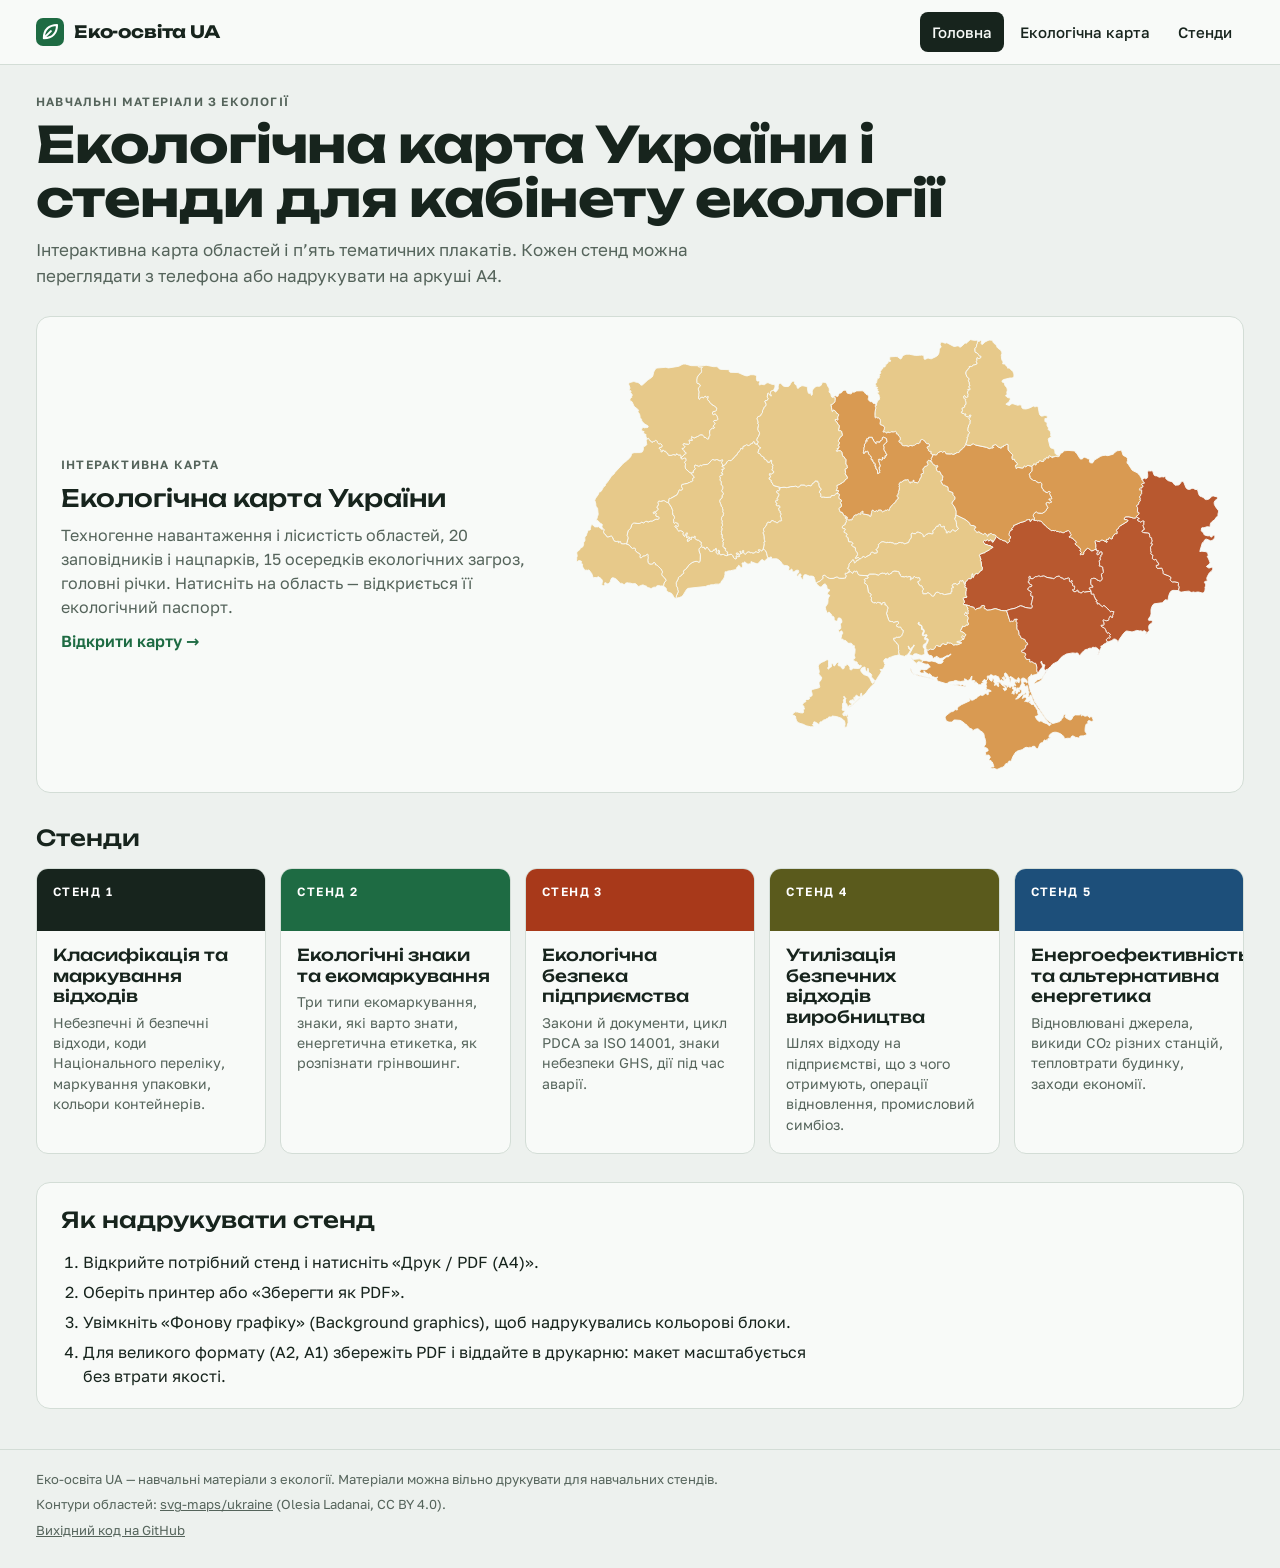
<file: index.html>
<!doctype html>
<html lang="uk">
<head>
<meta charset="utf-8">
<meta name="viewport" content="width=device-width, initial-scale=1, viewport-fit=cover">
<title>Еко-освіта UA</title>
<meta name="description" content="Навчальні матеріали з екології: інтерактивна екологічна карта України і серія з 5 стендів про відходи, екознаки, екобезпеку підприємства, утилізацію та енергоефективність.">
<meta name="theme-color" content="#17241d">
<meta property="og:type" content="website">
<meta property="og:locale" content="uk_UA">
<meta property="og:site_name" content="Еко-освіта UA">
<meta property="og:title" content="Еко-освіта UA">
<meta property="og:description" content="Навчальні матеріали з екології: інтерактивна екологічна карта України і серія з 5 стендів про відходи, екознаки, екобезпеку підприємства, утилізацію та енергоефективність.">
<link rel="icon" href="assets/favicon.svg" type="image/svg+xml">
<link rel="preload" href="assets/fonts/golos-text-cyrillic-400-normal.woff2" as="font" type="font/woff2" crossorigin>
<link rel="stylesheet" href="assets/css/fonts.css">
<link rel="stylesheet" href="assets/css/base.css">
<link rel="stylesheet" href="assets/css/home.css">
</head>
<body>
<header class="site-head">
  <div class="wrap">
    <a class="brand" href="index.html"><svg width="28" height="28" viewBox="0 0 32 32" aria-hidden="true"><rect width="32" height="32" rx="8" fill="#1e6b43"/><path d="M9 23c10 0 15-6 15-15-9 0-15 5-15 15zm0 0 8-8" fill="none" stroke="#fff" stroke-width="2.4" stroke-linecap="round" stroke-linejoin="round"/></svg><span>Еко-освіта UA</span></a>
    <nav class="site-nav" aria-label="Розділи сайту">
      <a href="index.html" aria-current="page">Головна</a>
      <a href="map.html">Екологічна карта</a>
      <a href="index.html#stands">Стенди</a>
    </nav>
  </div>
</header>
<main class="wrap home">
  <section class="hero">
    <div class="eyebrow">Навчальні матеріали з екології</div>
    <h1>Екологічна карта України і стенди для кабінету екології</h1>
    <p>Інтерактивна карта областей і п’ять тематичних плакатів. Кожен стенд можна переглядати з телефона або надрукувати на аркуші A4.</p>
  </section>

  <a class="map-card" href="map.html">
    <span class="mc-text">
      <span class="eyebrow">Інтерактивна карта</span>
      <b>Екологічна карта України</b>
      <span>Техногенне навантаження і лісистість областей, 20 заповідників і нацпарків, 15 осередків екологічних загроз, головні річки. Натисніть на область — відкриється її екологічний паспорт.</span>
      <span class="mc-go">Відкрити карту →</span>
    </span>
    <svg class="mc-art" viewBox="0 0 1000 670" aria-hidden="true" id="mini-map"></svg>
  </a>

  <section id="stands" class="stands">
    <h2>Стенди</h2>
    <ul class="stand-list">
      <li><a class="stand-card" href="stands/waste-classification.html" style="--band:#17241d">
        <span class="sc-band"><span>Стенд 1</span></span>
        <span class="sc-body"><b>Класифікація та маркування відходів</b><span>Небезпечні й безпечні відходи, коди Національного переліку, маркування упаковки, кольори контейнерів.</span></span>
      </a></li>
      <li><a class="stand-card" href="stands/ecolabels.html" style="--band:#1e6b43">
        <span class="sc-band"><span>Стенд 2</span></span>
        <span class="sc-body"><b>Екологічні знаки та екомаркування</b><span>Три типи екомаркування, знаки, які варто знати, енергетична етикетка, як розпізнати грінвошинг.</span></span>
      </a></li>
      <li><a class="stand-card" href="stands/enterprise-safety.html" style="--band:#a8391a">
        <span class="sc-band"><span>Стенд 3</span></span>
        <span class="sc-body"><b>Екологічна безпека підприємства</b><span>Закони й документи, цикл PDCA за ISO 14001, знаки небезпеки GHS, дії під час аварії.</span></span>
      </a></li>
      <li><a class="stand-card" href="stands/industrial-waste-recycling.html" style="--band:#5a5a1c">
        <span class="sc-band"><span>Стенд 4</span></span>
        <span class="sc-body"><b>Утилізація безпечних відходів виробництва</b><span>Шлях відходу на підприємстві, що з чого отримують, операції відновлення, промисловий симбіоз.</span></span>
      </a></li>
      <li><a class="stand-card" href="stands/energy-efficiency.html" style="--band:#1d4f7a">
        <span class="sc-band"><span>Стенд 5</span></span>
        <span class="sc-body"><b>Енергоефективність та альтернативна енергетика</b><span>Відновлювані джерела, викиди CO₂ різних станцій, тепловтрати будинку, заходи економії.</span></span>
      </a></li>
    </ul>
  </section>

  <section class="howto">
    <h2>Як надрукувати стенд</h2>
    <ol>
      <li>Відкрийте потрібний стенд і натисніть «Друк / PDF (A4)».</li>
      <li>Оберіть принтер або «Зберегти як PDF».</li>
      <li>Увімкніть «Фонову графіку» (Background graphics), щоб надрукувались кольорові блоки.</li>
      <li>Для великого формату (A2, A1) збережіть PDF і віддайте в друкарню: макет масштабується без втрати якості.</li>
    </ol>
  </section>
</main>
<footer class="site-foot">
  <div class="wrap">
    <span>Еко-освіта UA — навчальні матеріали з екології. Матеріали можна вільно друкувати для навчальних стендів.</span>
    <span>Контури областей: <a href="https://github.com/VictorCazanave/svg-maps/tree/master/packages/ukraine">svg-maps/ukraine</a> (Olesia Ladanai, CC BY 4.0).</span>
    <span><a href="https://github.com/d-almazov/eco-edu-ua">Вихідний код на GitHub</a></span>
  </div>
</footer>
<script src="assets/js/ukraine-regions.js"></script>
<script>
(function () {
  var svg = document.getElementById("mini-map"), R = window.UA_REGIONS, ns = "http://www.w3.org/2000/svg";
  var heavy = { "dnipropetrovsk": 1, "donetsk": 1, "luhansk": 1, "zaporizhia": 1 };
  var mid = { "kharkiv": 1, "kherson": 1, "kyiv": 1, "kyiv-city": 1, "poltava": 1, "crimea": 1 };
  for (var id in R) {
    var p = document.createElementNS(ns, "path");
    p.setAttribute("d", R[id].d);
    p.setAttribute("class", heavy[id] ? "h" : mid[id] ? "m" : "l");
    svg.appendChild(p);
  }
})();
</script>
</body>
</html>
</file>
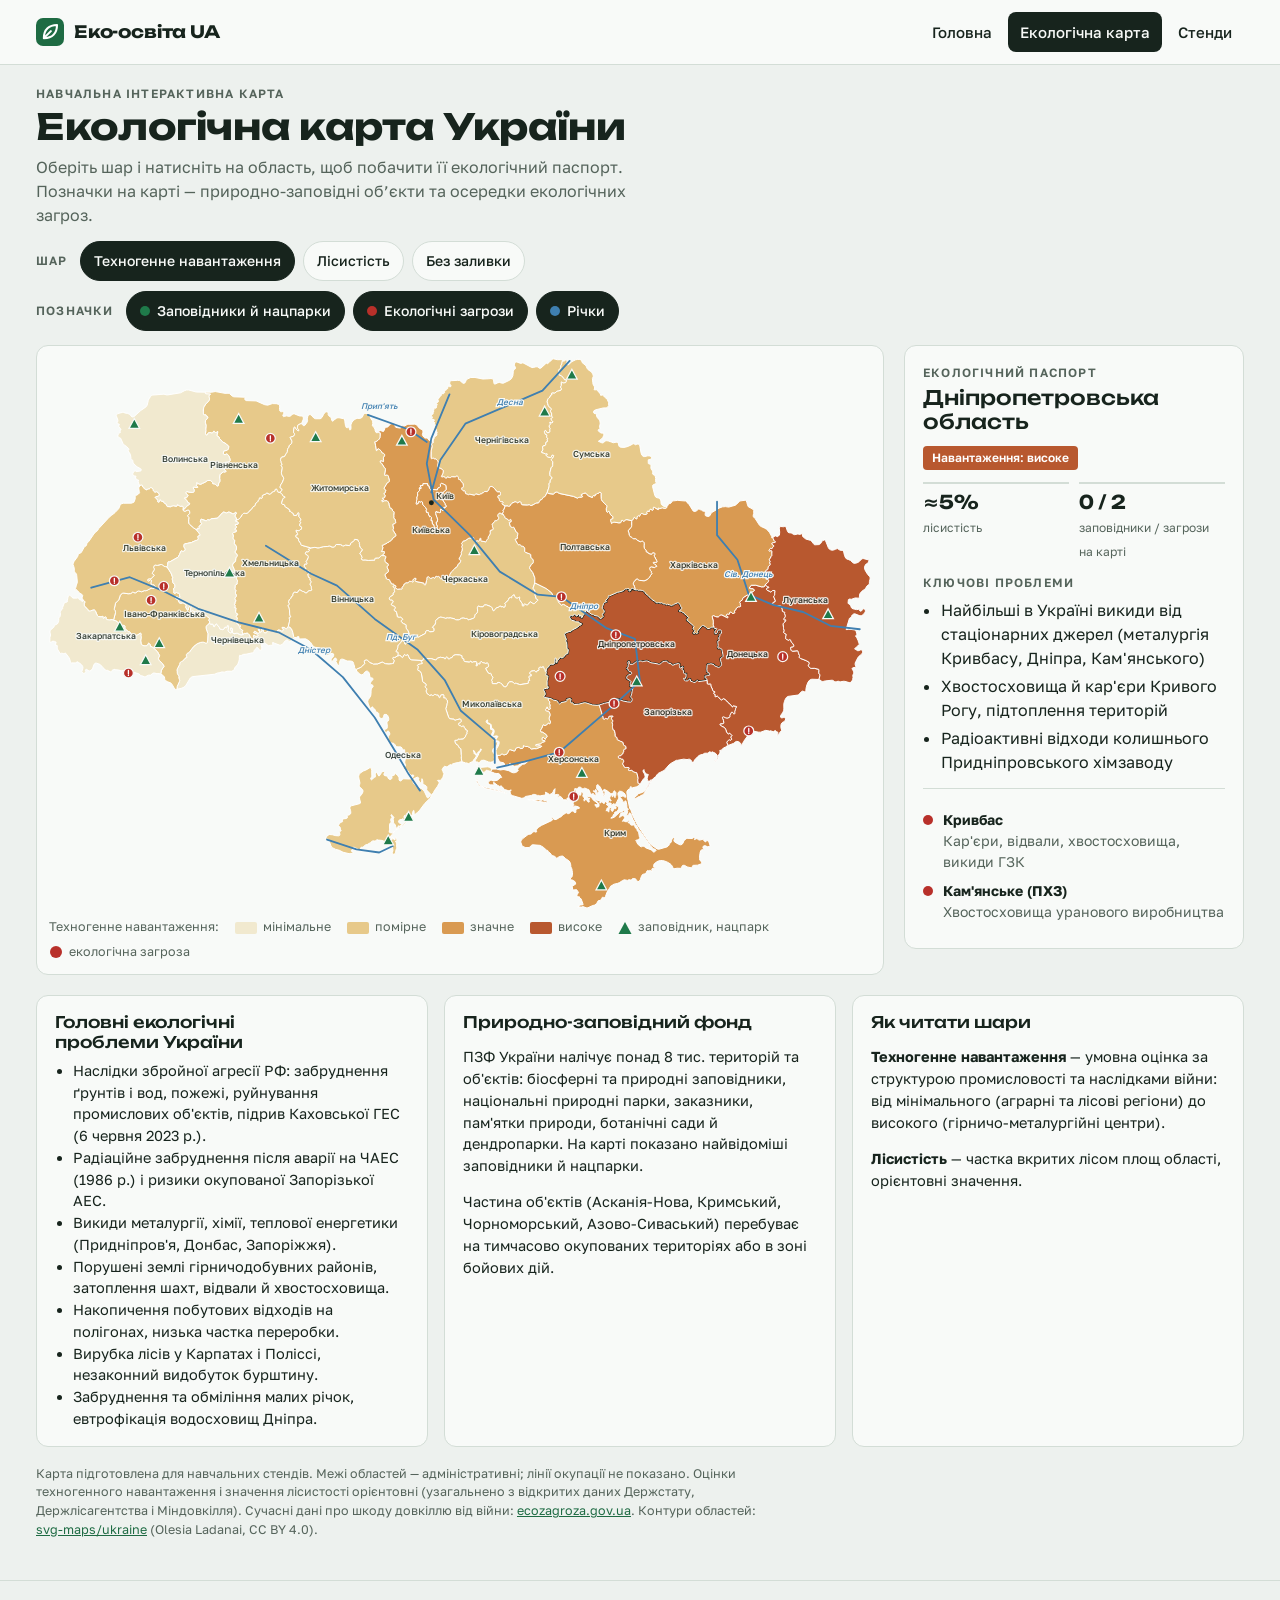
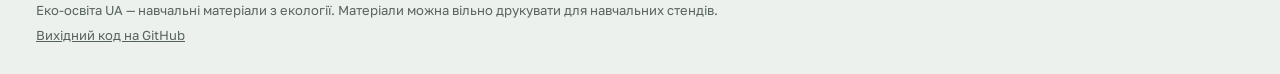
<file: map.html>
<!doctype html>
<html lang="uk">
<head>
<meta charset="utf-8">
<meta name="viewport" content="width=device-width, initial-scale=1, viewport-fit=cover">
<title>Екологічна карта України — Еко-освіта UA</title>
<meta name="description" content="Інтерактивна екологічна карта України: техногенне навантаження і лісистість областей, заповідники, осередки екологічних загроз, головні річки.">
<meta name="theme-color" content="#17241d">
<meta property="og:type" content="website">
<meta property="og:locale" content="uk_UA">
<meta property="og:site_name" content="Еко-освіта UA">
<meta property="og:title" content="Екологічна карта України">
<meta property="og:description" content="Інтерактивна екологічна карта України: техногенне навантаження і лісистість областей, заповідники, осередки екологічних загроз, головні річки.">
<link rel="icon" href="assets/favicon.svg" type="image/svg+xml">
<link rel="preload" href="assets/fonts/golos-text-cyrillic-400-normal.woff2" as="font" type="font/woff2" crossorigin>
<link rel="stylesheet" href="assets/css/fonts.css">
<link rel="stylesheet" href="assets/css/base.css">
<link rel="stylesheet" href="assets/css/map.css">
</head>
<body>
<header class="site-head">
  <div class="wrap">
    <a class="brand" href="index.html"><svg width="28" height="28" viewBox="0 0 32 32" aria-hidden="true"><rect width="32" height="32" rx="8" fill="#1e6b43"/><path d="M9 23c10 0 15-6 15-15-9 0-15 5-15 15zm0 0 8-8" fill="none" stroke="#fff" stroke-width="2.4" stroke-linecap="round" stroke-linejoin="round"/></svg><span>Еко-освіта UA</span></a>
    <nav class="site-nav" aria-label="Розділи сайту">
      <a href="index.html">Головна</a>
      <a href="map.html" aria-current="page">Екологічна карта</a>
      <a href="index.html#stands">Стенди</a>
    </nav>
  </div>
</header>
<main class="wrap map-page">
  <div class="map-intro">
    <div>
      <div class="eyebrow">Навчальна інтерактивна карта</div>
      <h1>Екологічна карта України</h1>
      <p>Оберіть шар і натисніть на область, щоб побачити її екологічний паспорт. Позначки на карті — природно-заповідні об’єкти та осередки екологічних загроз.</p>
    </div>
  </div>

  <div class="controls">
    <div class="ctrl-row" role="group" aria-label="Тематичний шар">
      <span class="eyebrow">Шар</span>
      <button type="button" class="chip" id="l-tech" aria-pressed="true">Техногенне навантаження</button>
      <button type="button" class="chip" id="l-forest" aria-pressed="false">Лісистість</button>
      <button type="button" class="chip" id="l-none" aria-pressed="false">Без заливки</button>
    </div>
    <div class="ctrl-row" role="group" aria-label="Позначки на карті">
      <span class="eyebrow">Позначки</span>
      <button type="button" class="chip" id="o-pzf" aria-pressed="true"><span class="dot" style="background:var(--pzf)"></span>Заповідники й нацпарки</button>
      <button type="button" class="chip" id="o-hot" aria-pressed="true"><span class="dot" style="background:var(--hot)"></span>Екологічні загрози</button>
      <button type="button" class="chip" id="o-riv" aria-pressed="true"><span class="dot" style="background:var(--water)"></span>Річки</button>
    </div>
    <div class="region-pick">
      <label for="region-select">Область</label>
      <select id="region-select"></select>
    </div>
  </div>

  <div class="map-grid">
    <div class="mapbox" id="mapbox">
      <svg id="map" viewBox="0 0 1000 670" role="img" aria-label="Карта областей України з екологічними позначками">
        <g id="regions"></g>
        <g id="rivers"></g>
        <g id="labels"></g>
        <g id="pts"></g>
      </svg>
      <div class="tip" id="tip" hidden></div>
      <div class="legend" id="legend"></div>
    </div>
    <aside class="panel" id="panel" aria-live="polite"></aside>
  </div>

  <div class="below"><section class="info">
      <h2>Головні екологічні проблеми України</h2>
      <ul>
        <li>Наслідки збройної агресії РФ: забруднення ґрунтів і вод, пожежі, руйнування промислових об'єктів, підрив Каховської ГЕС (6 червня 2023 р.).</li>
        <li>Радіаційне забруднення після аварії на ЧАЕС (1986 р.) і ризики окупованої Запорізької АЕС.</li>
        <li>Викиди металургії, хімії, теплової енергетики (Придніпров'я, Донбас, Запоріжжя).</li>
        <li>Порушені землі гірничодобувних районів, затоплення шахт, відвали й хвостосховища.</li>
        <li>Накопичення побутових відходів на полігонах, низька частка переробки.</li>
        <li>Вирубка лісів у Карпатах і Поліссі, незаконний видобуток бурштину.</li>
        <li>Забруднення та обміління малих річок, евтрофікація водосховищ Дніпра.</li>
      </ul>
    </section><section class="info">
      <h2>Природно-заповідний фонд</h2>
      <p>ПЗФ України налічує понад 8 тис. територій та об'єктів: біосферні та природні заповідники, національні природні парки, заказники, пам'ятки природи, ботанічні сади й дендропарки. На карті показано найвідоміші заповідники й нацпарки.</p>
      <p>Частина об'єктів (Асканія-Нова, Кримський, Чорноморський, Азово-Сиваський) перебуває на тимчасово окупованих територіях або в зоні бойових дій.</p>
    </section><section class="info">
      <h2>Як читати шари</h2>
      <p><b>Техногенне навантаження</b> — умовна оцінка за структурою промисловості та наслідками війни: від мінімального (аграрні та лісові регіони) до високого (гірничо-металургійні центри).</p>
      <p><b>Лісистість</b> — частка вкритих лісом площ області, орієнтовні значення.</p>
    </section></div>
  <p class="note">Карта підготовлена для навчальних стендів. Межі областей — адміністративні; лінії окупації не показано. Оцінки техногенного навантаження і значення лісистості орієнтовні (узагальнено з відкритих даних Держстату, Держлісагентства і Міндовкілля). Сучасні дані про шкоду довкіллю від війни: <a href="https://ecozagroza.gov.ua/">ecozagroza.gov.ua</a>. Контури областей: <a href="https://github.com/VictorCazanave/svg-maps/tree/master/packages/ukraine">svg-maps/ukraine</a> (Olesia Ladanai, CC BY 4.0).</p>
</main>
<footer class="site-foot">
  <div class="wrap">
    <span>Еко-освіта UA — навчальні матеріали з екології. Матеріали можна вільно друкувати для навчальних стендів.</span>
    
    <span><a href="https://github.com/d-almazov/eco-edu-ua">Вихідний код на GitHub</a></span>
  </div>
</footer>
<script src="assets/js/ukraine-regions.js"></script>
<script src="assets/js/map.js"></script>
</body>
</html>
</file>
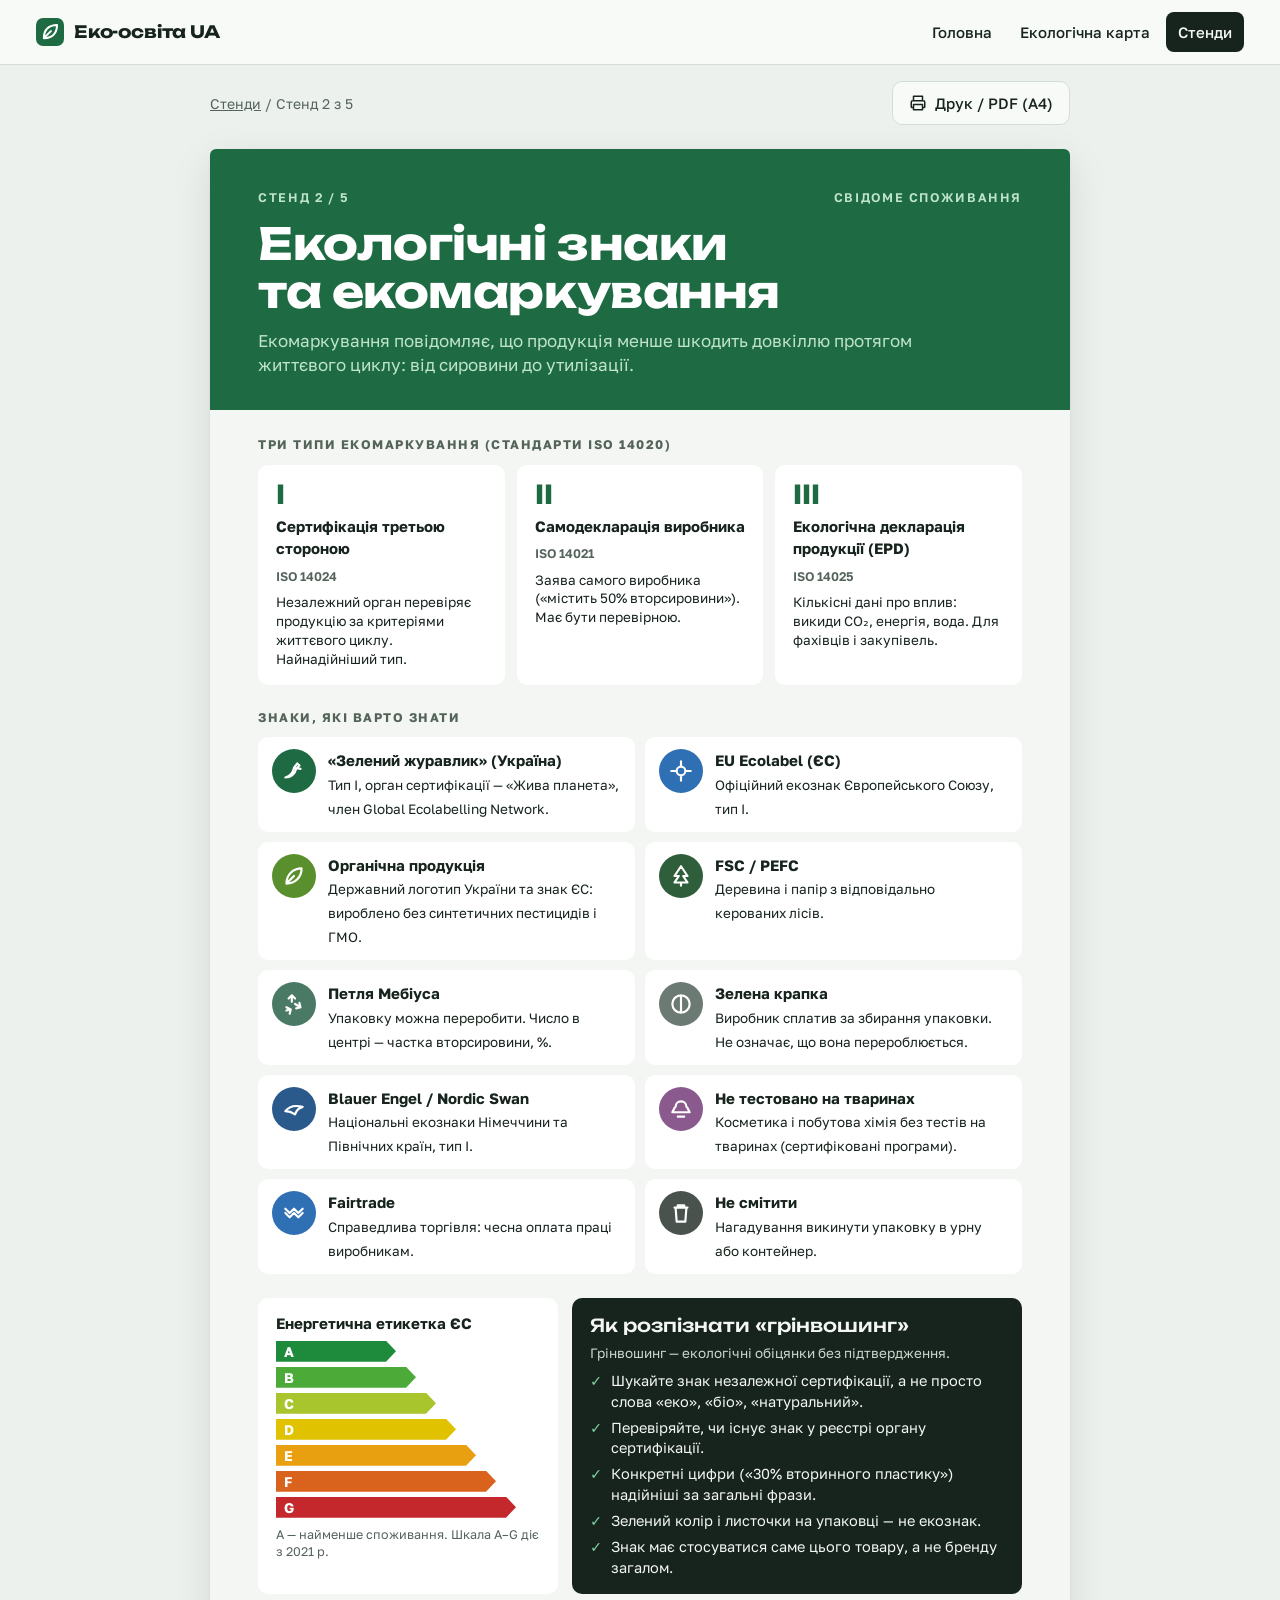
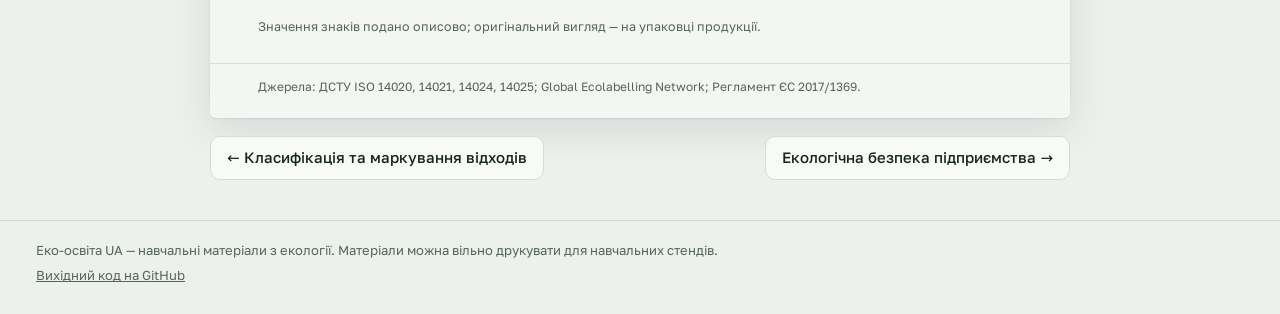
<file: stands/ecolabels.html>
<!doctype html>
<html lang="uk">
<head>
<meta charset="utf-8">
<meta name="viewport" content="width=device-width, initial-scale=1, viewport-fit=cover">
<title>Екологічні знаки та екомаркування — Еко-освіта UA</title>
<meta name="description" content="Три типи екомаркування, знаки, які варто знати, енергетична етикетка, як розпізнати грінвошинг.">
<meta name="theme-color" content="#17241d">
<meta property="og:type" content="website">
<meta property="og:locale" content="uk_UA">
<meta property="og:site_name" content="Еко-освіта UA">
<meta property="og:title" content="Екологічні знаки та екомаркування">
<meta property="og:description" content="Три типи екомаркування, знаки, які варто знати, енергетична етикетка, як розпізнати грінвошинг.">
<link rel="icon" href="../assets/favicon.svg" type="image/svg+xml">
<link rel="preload" href="../assets/fonts/golos-text-cyrillic-400-normal.woff2" as="font" type="font/woff2" crossorigin>
<link rel="stylesheet" href="../assets/css/fonts.css">
<link rel="stylesheet" href="../assets/css/base.css">
<link rel="stylesheet" href="../assets/css/stand.css">
</head>
<body>
<header class="site-head">
  <div class="wrap">
    <a class="brand" href="../index.html"><svg width="28" height="28" viewBox="0 0 32 32" aria-hidden="true"><rect width="32" height="32" rx="8" fill="#1e6b43"/><path d="M9 23c10 0 15-6 15-15-9 0-15 5-15 15zm0 0 8-8" fill="none" stroke="#fff" stroke-width="2.4" stroke-linecap="round" stroke-linejoin="round"/></svg><span>Еко-освіта UA</span></a>
    <nav class="site-nav" aria-label="Розділи сайту">
      <a href="../index.html">Головна</a>
      <a href="../map.html">Екологічна карта</a>
      <a href="../index.html#stands" aria-current="page">Стенди</a>
    </nav>
  </div>
</header>
<main class="wrap">
  <div class="stand-tools no-print">
    <span class="crumbs"><a href="../index.html#stands">Стенди</a> / Стенд 2 з 5</span>
    <button type="button" class="print-btn" id="print"><svg width="18" height="18" viewBox="0 0 24 24" fill="none" stroke="currentColor" stroke-width="2" stroke-linecap="round" stroke-linejoin="round" aria-hidden="true"><path d="M6 9V3h12v6M6 18H4a1 1 0 0 1-1-1v-6a2 2 0 0 1 2-2h14a2 2 0 0 1 2 2v6a1 1 0 0 1-1 1h-2M6 14h12v7H6z"/></svg>Друк / PDF (A4)</button>
  </div>
  <article class="sheet" style="--band:#1e6b43;--band-muted:#bfe3cc;--tone:#1e6b43;--print-zoom:0.7437">
    <header class="sheet-band">
      <div class="band-meta"><span>Стенд 2 / 5</span><span>Свідоме споживання</span></div>
      <h1>Екологічні знаки та екомаркування</h1>
      <p class="lead">Екомаркування повідомляє, що продукція менше шкодить довкіллю протягом життєвого циклу: від сировини до утилізації.</p>
    </header>
    <div class="sheet-body">

<section class="sec"><h2 class="label">Три типи екомаркування (стандарти ISO 14020)</h2><div class="g3"><div class="card"><span class="type-n">I</span><b style="font-size:15px">Сертифікація третьою стороною</b><span class="tiny muted" style="font-weight:600">ISO 14024</span><span class="small">Незалежний орган перевіряє продукцію за критеріями життєвого циклу. Найнадійніший тип.</span></div><div class="card"><span class="type-n">II</span><b style="font-size:15px">Самодекларація виробника</b><span class="tiny muted" style="font-weight:600">ISO 14021</span><span class="small">Заява самого виробника («містить 50% вторсировини»). Має бути перевірною.</span></div><div class="card"><span class="type-n">III</span><b style="font-size:15px">Екологічна декларація продукції (EPD)</b><span class="tiny muted" style="font-weight:600">ISO 14025</span><span class="small">Кількісні дані про вплив: викиди CO₂, енергія, вода. Для фахівців і закупівель.</span></div></div></section>
<section class="sec"><h2 class="label">Знаки, які варто знати</h2><div class="g2" style="gap:10px"><div class="card eco"><div class="eco-ico" style="background:#1e6b43"><svg width="26" height="26" viewBox="0 0 24 24" fill="none" stroke="#fff" stroke-width="2" stroke-linecap="round" stroke-linejoin="round" aria-hidden="true"><path d="M4 18c4-1 7-4 8-9l3-4 2 2-3 3c-1 5-5 8-10 8zM12 9l6 1"/></svg></div><div><b>«Зелений журавлик» (Україна)</b><span>Тип I, орган сертифікації — «Жива планета», член Global Ecolabelling Network.</span></div></div><div class="card eco"><div class="eco-ico" style="background:#2f6fb3"><svg width="26" height="26" viewBox="0 0 24 24" fill="none" stroke="#fff" stroke-width="2" stroke-linecap="round" stroke-linejoin="round" aria-hidden="true"><path d="M12 3v4M12 17v4M3 12h4M17 12h4M12 8a4 4 0 1 0 0 8 4 4 0 0 0 0-8z"/></svg></div><div><b>EU Ecolabel (ЄС)</b><span>Офіційний екознак Європейського Союзу, тип I.</span></div></div><div class="card eco"><div class="eco-ico" style="background:#5a8f2e"><svg width="26" height="26" viewBox="0 0 24 24" fill="none" stroke="#fff" stroke-width="2" stroke-linecap="round" stroke-linejoin="round" aria-hidden="true"><path d="M5 19c8 0 14-6 14-14C11 5 5 11 5 19zM5 19l7-7"/></svg></div><div><b>Органічна продукція</b><span>Державний логотип України та знак ЄС: вироблено без синтетичних пестицидів і ГМО.</span></div></div><div class="card eco"><div class="eco-ico" style="background:#2f5f3a"><svg width="26" height="26" viewBox="0 0 24 24" fill="none" stroke="#fff" stroke-width="2" stroke-linecap="round" stroke-linejoin="round" aria-hidden="true"><path d="M12 3l6 9h-4l4 6H6l4-6H6zM12 18v3"/></svg></div><div><b>FSC / PEFC</b><span>Деревина і папір з відповідально керованих лісів.</span></div></div><div class="card eco"><div class="eco-ico" style="background:#4a7a66"><svg width="26" height="26" viewBox="0 0 24 24" fill="none" stroke="#fff" stroke-width="2" stroke-linecap="round" stroke-linejoin="round" aria-hidden="true"><path d="M7 7l3-3 3 3M10 4v6M17 11l1 4-4 1M18 15l-5-3M5 15l4 2-1 4M9 17l-4 1"/></svg></div><div><b>Петля Мебіуса</b><span>Упаковку можна переробити. Число в центрі — частка вторсировини, %.</span></div></div><div class="card eco"><div class="eco-ico" style="background:#6b7a72"><svg width="26" height="26" viewBox="0 0 24 24" fill="none" stroke="#fff" stroke-width="2" stroke-linecap="round" stroke-linejoin="round" aria-hidden="true"><path d="M12 4a8 8 0 1 0 0 16M12 4a8 8 0 0 1 0 16M12 4v16"/></svg></div><div><b>Зелена крапка</b><span>Виробник сплатив за збирання упаковки. Не означає, що вона перероблюється.</span></div></div><div class="card eco"><div class="eco-ico" style="background:#2a5a8c"><svg width="26" height="26" viewBox="0 0 24 24" fill="none" stroke="#fff" stroke-width="2" stroke-linecap="round" stroke-linejoin="round" aria-hidden="true"><path d="M4 14c3-4 8-6 16-4-4 1-6 4-7 7-3-2-6-3-9-3z"/></svg></div><div><b>Blauer Engel / Nordic Swan</b><span>Національні екознаки Німеччини та Північних країн, тип I.</span></div></div><div class="card eco"><div class="eco-ico" style="background:#8a5a8f"><svg width="26" height="26" viewBox="0 0 24 24" fill="none" stroke="#fff" stroke-width="2" stroke-linecap="round" stroke-linejoin="round" aria-hidden="true"><path d="M7 10c0-3 2-5 5-5s5 2 5 5M6 11l-2 4h16l-2-4M9 19h6"/></svg></div><div><b>Не тестовано на тваринах</b><span>Косметика і побутова хімія без тестів на тваринах (сертифіковані програми).</span></div></div><div class="card eco"><div class="eco-ico" style="background:#2f6fb3"><svg width="26" height="26" viewBox="0 0 24 24" fill="none" stroke="#fff" stroke-width="2" stroke-linecap="round" stroke-linejoin="round" aria-hidden="true"><path d="M4 12l4 4 4-4 4 4 4-4M4 8l4 4 4-4 4 4 4-4"/></svg></div><div><b>Fairtrade</b><span>Справедлива торгівля: чесна оплата праці виробникам.</span></div></div><div class="card eco"><div class="eco-ico" style="background:#4a524e"><svg width="26" height="26" viewBox="0 0 24 24" fill="none" stroke="#fff" stroke-width="2" stroke-linecap="round" stroke-linejoin="round" aria-hidden="true"><path d="M6 7h12M9 7V5h6v2M7 7l1 13h8l1-13"/></svg></div><div><b>Не смітити</b><span>Нагадування викинути упаковку в урну або контейнер.</span></div></div></div></section>
<div class="split-narrow-l">
  <section class="card">
    <h2 class="card-title" style="font-family:var(--body);font-weight:700;font-size:15px">Енергетична етикетка ЄС</h2>
    <div class="elabel" role="img" aria-label="Шкала класів енергоефективності від A до G"><div style="width:120px;max-width:100%;background:#1e8a3c">A</div><div style="width:140px;max-width:100%;background:#4caa38">B</div><div style="width:160px;max-width:100%;background:#a8c52e">C</div><div style="width:180px;max-width:100%;background:#e0c200">D</div><div style="width:200px;max-width:100%;background:#e8a010">E</div><div style="width:220px;max-width:100%;background:#d9621c">F</div><div style="width:240px;max-width:100%;background:#c4272c">G</div></div>
    <span class="tiny muted">A — найменше споживання. Шкала A–G діє з 2021 р.</span>
  </section>
  <section class="card dark">
    <h2 class="card-title">Як розпізнати «грінвошинг»</h2>
    <p class="small muted">Грінвошинг — екологічні обіцянки без підтвердження.</p>
    <ul class="ticks"><li>Шукайте знак незалежної сертифікації, а не просто слова «еко», «біо», «натуральний».</li><li>Перевіряйте, чи існує знак у реєстрі органу сертифікації.</li><li>Конкретні цифри («30% вторинного пластику») надійніші за загальні фрази.</li><li>Зелений колір і листочки на упаковці — не екознак.</li><li>Знак має стосуватися саме цього товару, а не бренду загалом.</li></ul>
  </section>
</div>
<p class="tiny muted" style="margin:0">Значення знаків подано описово; оригінальний вигляд — на упаковці продукції.</p>

    </div>
    <footer class="sheet-foot">Джерела: ДСТУ ISO 14020, 14021, 14024, 14025; Global Ecolabelling Network; Регламент ЄС 2017/1369.</footer>
  </article>
  <nav class="stand-nav no-print" aria-label="Інші стенди"><a href="waste-classification.html">← Класифікація та маркування відходів</a><a href="enterprise-safety.html">Екологічна безпека підприємства →</a></nav>
</main>
<footer class="site-foot">
  <div class="wrap">
    <span>Еко-освіта UA — навчальні матеріали з екології. Матеріали можна вільно друкувати для навчальних стендів.</span>
    
    <span><a href="https://github.com/d-almazov/eco-edu-ua">Вихідний код на GitHub</a></span>
  </div>
</footer>
<script>
document.getElementById("print").addEventListener("click", function () { window.print(); });
</script>
</body>
</html>
</file>
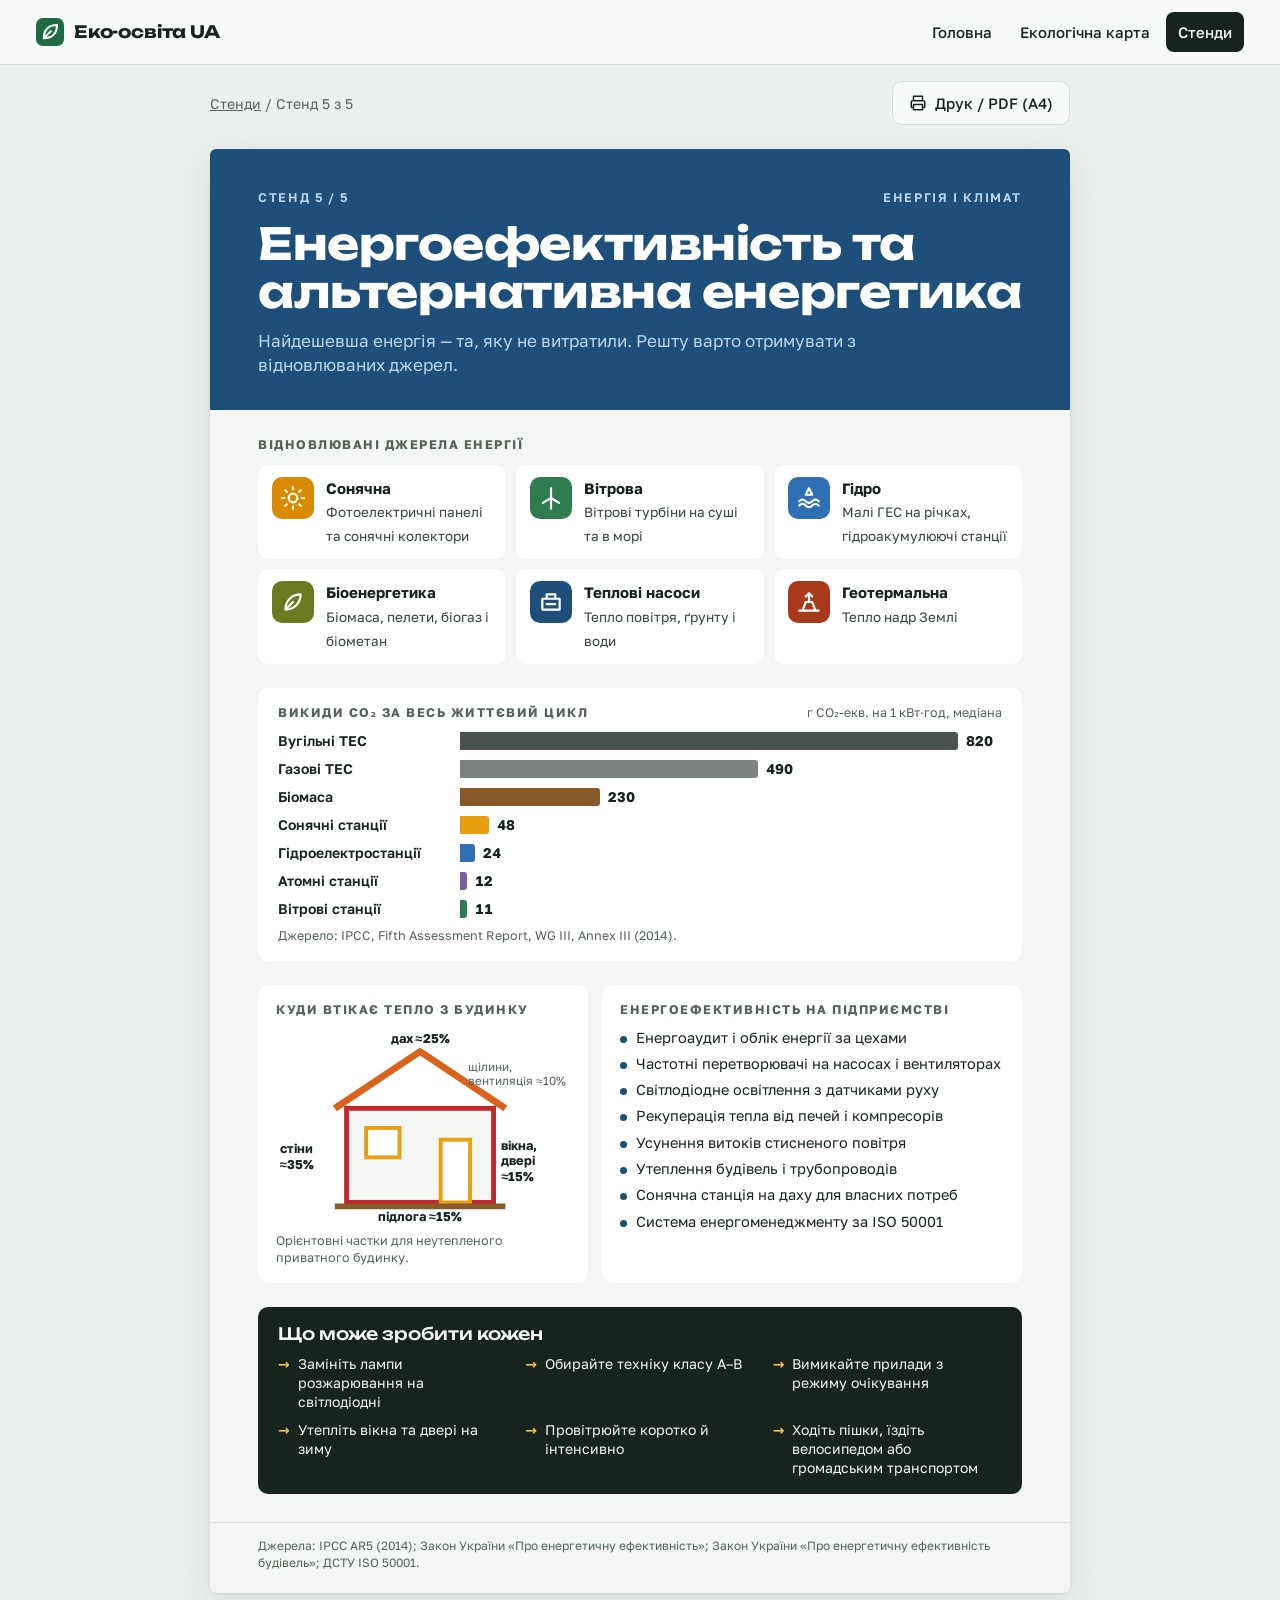
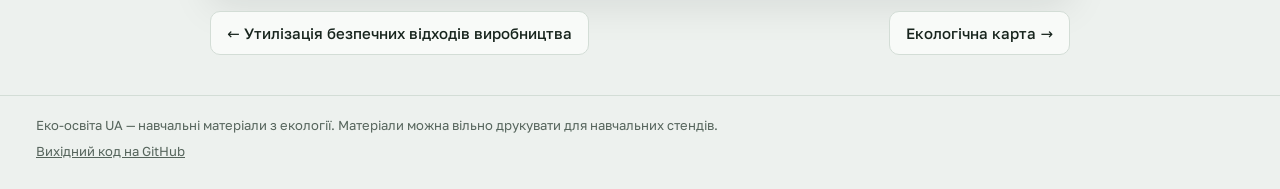
<file: stands/energy-efficiency.html>
<!doctype html>
<html lang="uk">
<head>
<meta charset="utf-8">
<meta name="viewport" content="width=device-width, initial-scale=1, viewport-fit=cover">
<title>Енергоефективність та альтернативна енергетика — Еко-освіта UA</title>
<meta name="description" content="Відновлювані джерела, викиди CO₂ різних станцій, тепловтрати будинку, заходи економії.">
<meta name="theme-color" content="#17241d">
<meta property="og:type" content="website">
<meta property="og:locale" content="uk_UA">
<meta property="og:site_name" content="Еко-освіта UA">
<meta property="og:title" content="Енергоефективність та альтернативна енергетика">
<meta property="og:description" content="Відновлювані джерела, викиди CO₂ різних станцій, тепловтрати будинку, заходи економії.">
<link rel="icon" href="../assets/favicon.svg" type="image/svg+xml">
<link rel="preload" href="../assets/fonts/golos-text-cyrillic-400-normal.woff2" as="font" type="font/woff2" crossorigin>
<link rel="stylesheet" href="../assets/css/fonts.css">
<link rel="stylesheet" href="../assets/css/base.css">
<link rel="stylesheet" href="../assets/css/stand.css">
</head>
<body>
<header class="site-head">
  <div class="wrap">
    <a class="brand" href="../index.html"><svg width="28" height="28" viewBox="0 0 32 32" aria-hidden="true"><rect width="32" height="32" rx="8" fill="#1e6b43"/><path d="M9 23c10 0 15-6 15-15-9 0-15 5-15 15zm0 0 8-8" fill="none" stroke="#fff" stroke-width="2.4" stroke-linecap="round" stroke-linejoin="round"/></svg><span>Еко-освіта UA</span></a>
    <nav class="site-nav" aria-label="Розділи сайту">
      <a href="../index.html">Головна</a>
      <a href="../map.html">Екологічна карта</a>
      <a href="../index.html#stands" aria-current="page">Стенди</a>
    </nav>
  </div>
</header>
<main class="wrap">
  <div class="stand-tools no-print">
    <span class="crumbs"><a href="../index.html#stands">Стенди</a> / Стенд 5 з 5</span>
    <button type="button" class="print-btn" id="print"><svg width="18" height="18" viewBox="0 0 24 24" fill="none" stroke="currentColor" stroke-width="2" stroke-linecap="round" stroke-linejoin="round" aria-hidden="true"><path d="M6 9V3h12v6M6 18H4a1 1 0 0 1-1-1v-6a2 2 0 0 1 2-2h14a2 2 0 0 1 2 2v6a1 1 0 0 1-1 1h-2M6 14h12v7H6z"/></svg>Друк / PDF (A4)</button>
  </div>
  <article class="sheet" style="--band:#1d4f7a;--band-muted:#bcd6ec;--tone:#1d4f7a;--print-zoom:0.7756">
    <header class="sheet-band">
      <div class="band-meta"><span>Стенд 5 / 5</span><span>Енергія і клімат</span></div>
      <h1>Енергоефективність та альтернативна енергетика</h1>
      <p class="lead">Найдешевша енергія — та, яку не витратили. Решту варто отримувати з відновлюваних джерел.</p>
    </header>
    <div class="sheet-body">

<section class="sec"><h2 class="label">Відновлювані джерела енергії</h2><div class="g3" style="gap:10px"><div class="card eco"><div class="res-ico" style="background:#d98a00"><svg width="26" height="26" viewBox="0 0 24 24" fill="none" stroke="#fff" stroke-width="2" stroke-linecap="round" stroke-linejoin="round" aria-hidden="true"><path d="M12 8a4 4 0 1 0 0 8 4 4 0 0 0 0-8zM12 2v2M12 20v2M4.9 4.9l1.4 1.4M17.7 17.7l1.4 1.4M2 12h2M20 12h2M4.9 19.1l1.4-1.4M17.7 6.3l1.4-1.4"/></svg></div><div><b>Сонячна</b><span class="muted" style="color:#34433a">Фотоелектричні панелі та сонячні колектори</span></div></div><div class="card eco"><div class="res-ico" style="background:#2f7d4f"><svg width="26" height="26" viewBox="0 0 24 24" fill="none" stroke="#fff" stroke-width="2" stroke-linecap="round" stroke-linejoin="round" aria-hidden="true"><path d="M12 12V22M12 12L12 3M12 12l7.5 4.5M12 12L4.5 16.5"/></svg></div><div><b>Вітрова</b><span class="muted" style="color:#34433a">Вітрові турбіни на суші та в морі</span></div></div><div class="card eco"><div class="res-ico" style="background:#2f6fb3"><svg width="26" height="26" viewBox="0 0 24 24" fill="none" stroke="#fff" stroke-width="2" stroke-linecap="round" stroke-linejoin="round" aria-hidden="true"><path d="M3 15c2-2 4-2 6 0s4 2 6 0 4-2 6 0M3 19c2-2 4-2 6 0s4 2 6 0 4-2 6 0M12 3l3 6h-6z"/></svg></div><div><b>Гідро</b><span class="muted" style="color:#34433a">Малі ГЕС на річках, гідроакумулюючі станції</span></div></div><div class="card eco"><div class="res-ico" style="background:#6b7a1f"><svg width="26" height="26" viewBox="0 0 24 24" fill="none" stroke="#fff" stroke-width="2" stroke-linecap="round" stroke-linejoin="round" aria-hidden="true"><path d="M5 19c8 0 14-6 14-14C11 5 5 11 5 19zM5 19l7-7"/></svg></div><div><b>Біоенергетика</b><span class="muted" style="color:#34433a">Біомаса, пелети, біогаз і біометан</span></div></div><div class="card eco"><div class="res-ico" style="background:#1d4f7a"><svg width="26" height="26" viewBox="0 0 24 24" fill="none" stroke="#fff" stroke-width="2" stroke-linecap="round" stroke-linejoin="round" aria-hidden="true"><path d="M4 9h16v10H4zM8 9V5h8v4M8 14h8"/></svg></div><div><b>Теплові насоси</b><span class="muted" style="color:#34433a">Тепло повітря, ґрунту і води</span></div></div><div class="card eco"><div class="res-ico" style="background:#a8391a"><svg width="26" height="26" viewBox="0 0 24 24" fill="none" stroke="#fff" stroke-width="2" stroke-linecap="round" stroke-linejoin="round" aria-hidden="true"><path d="M3 20h18M6 20l3-8h6l3 8M12 12V4M9 7l3-3 3 3"/></svg></div><div><b>Геотермальна</b><span class="muted" style="color:#34433a">Тепло надр Землі</span></div></div></div></section>
<section class="card" style="padding:16px 20px">
  <div style="display:flex;flex-wrap:wrap;justify-content:space-between;align-items:baseline;gap:4px 12px"><h2 class="label">Викиди CO₂ за весь життєвий цикл</h2><span class="tiny muted">г CO₂-екв. на 1 кВт·год, медіана</span></div>
  <div class="bars"><div class="bar-row"><span>Вугільні ТЕС</span><div class="bar-track"><div class="bar" style="width:calc((100% - 44px) * 1.0000);background:#4a524e"></div><b>820</b></div></div><div class="bar-row"><span>Газові ТЕС</span><div class="bar-track"><div class="bar" style="width:calc((100% - 44px) * 0.5976);background:#7a8580"></div><b>490</b></div></div><div class="bar-row"><span>Біомаса</span><div class="bar-track"><div class="bar" style="width:calc((100% - 44px) * 0.2805);background:#8a5a2b"></div><b>230</b></div></div><div class="bar-row"><span>Сонячні станції</span><div class="bar-track"><div class="bar" style="width:calc((100% - 44px) * 0.0585);background:#e8a010"></div><b>48</b></div></div><div class="bar-row"><span>Гідроелектростанції</span><div class="bar-track"><div class="bar" style="width:calc((100% - 44px) * 0.0293);background:#2f6fb3"></div><b>24</b></div></div><div class="bar-row"><span>Атомні станції</span><div class="bar-track"><div class="bar" style="width:calc((100% - 44px) * 0.0146);background:#7a5fa0"></div><b>12</b></div></div><div class="bar-row"><span>Вітрові станції</span><div class="bar-track"><div class="bar" style="width:calc((100% - 44px) * 0.0134);background:#2f7d4f"></div><b>11</b></div></div></div>
  <span class="tiny muted">Джерело: IPCC, Fifth Assessment Report, WG III, Annex III (2014).</span>
</section>
<div class="split-narrow-l wide-l">
  <section class="card"><h2 class="label">Куди втікає тепло з будинку</h2><svg class="house" viewBox="0 0 300 200" role="img" aria-label="Тепловтрати будинку: стіни близько 35%, дах 25%, вікна і двері 15%, підлога 15%, щілини і вентиляція 10%">
<path d="M60 82 L147 24 L234 82" fill="none" stroke="#d9621c" stroke-width="7" stroke-linejoin="round"/>
<rect x="72" y="82" width="150" height="96" fill="#f3f6f2" stroke="#c4272c" stroke-width="5"/>
<rect x="92" y="102" width="34" height="30" fill="#fff" stroke="#e8a010" stroke-width="4"/>
<rect x="168" y="114" width="30" height="64" fill="#fff" stroke="#e8a010" stroke-width="4"/>
<path d="M60 182 H234" stroke="#8a5a2b" stroke-width="6"/>
<text x="147" y="15" text-anchor="middle" font-size="13" font-weight="700" fill="#17241d" font-family="Golos Text, sans-serif">дах ≈25%</text>
<text x="4" y="128" font-size="13" font-weight="700" fill="#17241d" font-family="Golos Text, sans-serif">стіни</text>
<text x="4" y="144" font-size="13" font-weight="700" fill="#17241d" font-family="Golos Text, sans-serif">≈35%</text>
<text x="230" y="124" font-size="13" font-weight="700" fill="#17241d" font-family="Golos Text, sans-serif">вікна,</text>
<text x="230" y="140" font-size="13" font-weight="700" fill="#17241d" font-family="Golos Text, sans-serif">двері</text>
<text x="230" y="156" font-size="13" font-weight="700" fill="#17241d" font-family="Golos Text, sans-serif">≈15%</text>
<text x="147" y="197" text-anchor="middle" font-size="13" font-weight="700" fill="#17241d" font-family="Golos Text, sans-serif">підлога ≈15%</text>
<text x="196" y="44" font-size="12" fill="#55645b" font-family="Golos Text, sans-serif">щілини,</text>
<text x="196" y="58" font-size="12" fill="#55645b" font-family="Golos Text, sans-serif">вентиляція ≈10%</text>
</svg><span class="tiny muted">Орієнтовні частки для неутепленого приватного будинку.</span></section>
  <section class="card" style="--tone:#1d4f7a"><h2 class="label">Енергоефективність на підприємстві</h2><ul class="dots"><li>Енергоаудит і облік енергії за цехами</li><li>Частотні перетворювачі на насосах і вентиляторах</li><li>Світлодіодне освітлення з датчиками руху</li><li>Рекуперація тепла від печей і компресорів</li><li>Усунення витоків стисненого повітря</li><li>Утеплення будівель і трубопроводів</li><li>Сонячна станція на даху для власних потреб</li><li>Система енергоменеджменту за ISO 50001</li></ul></section>
</div>
<section class="card dark" style="padding:16px 20px;gap:10px">
  <h2 class="card-title" style="font-size:17px">Що може зробити кожен</h2>
  <ul class="arrows"><li><span>Замініть лампи розжарювання на світлодіодні</span></li><li><span>Обирайте техніку класу A–B</span></li><li><span>Вимикайте прилади з режиму очікування</span></li><li><span>Утепліть вікна та двері на зиму</span></li><li><span>Провітрюйте коротко й інтенсивно</span></li><li><span>Ходіть пішки, їздіть велосипедом або громадським транспортом</span></li></ul>
</section>

    </div>
    <footer class="sheet-foot">Джерела: IPCC AR5 (2014); Закон України «Про енергетичну ефективність»; Закон України «Про енергетичну ефективність будівель»; ДСТУ ISO 50001.</footer>
  </article>
  <nav class="stand-nav no-print" aria-label="Інші стенди"><a href="industrial-waste-recycling.html">← Утилізація безпечних відходів виробництва</a><a href="../map.html">Екологічна карта →</a></nav>
</main>
<footer class="site-foot">
  <div class="wrap">
    <span>Еко-освіта UA — навчальні матеріали з екології. Матеріали можна вільно друкувати для навчальних стендів.</span>
    
    <span><a href="https://github.com/d-almazov/eco-edu-ua">Вихідний код на GitHub</a></span>
  </div>
</footer>
<script>
document.getElementById("print").addEventListener("click", function () { window.print(); });
</script>
</body>
</html>
</file>
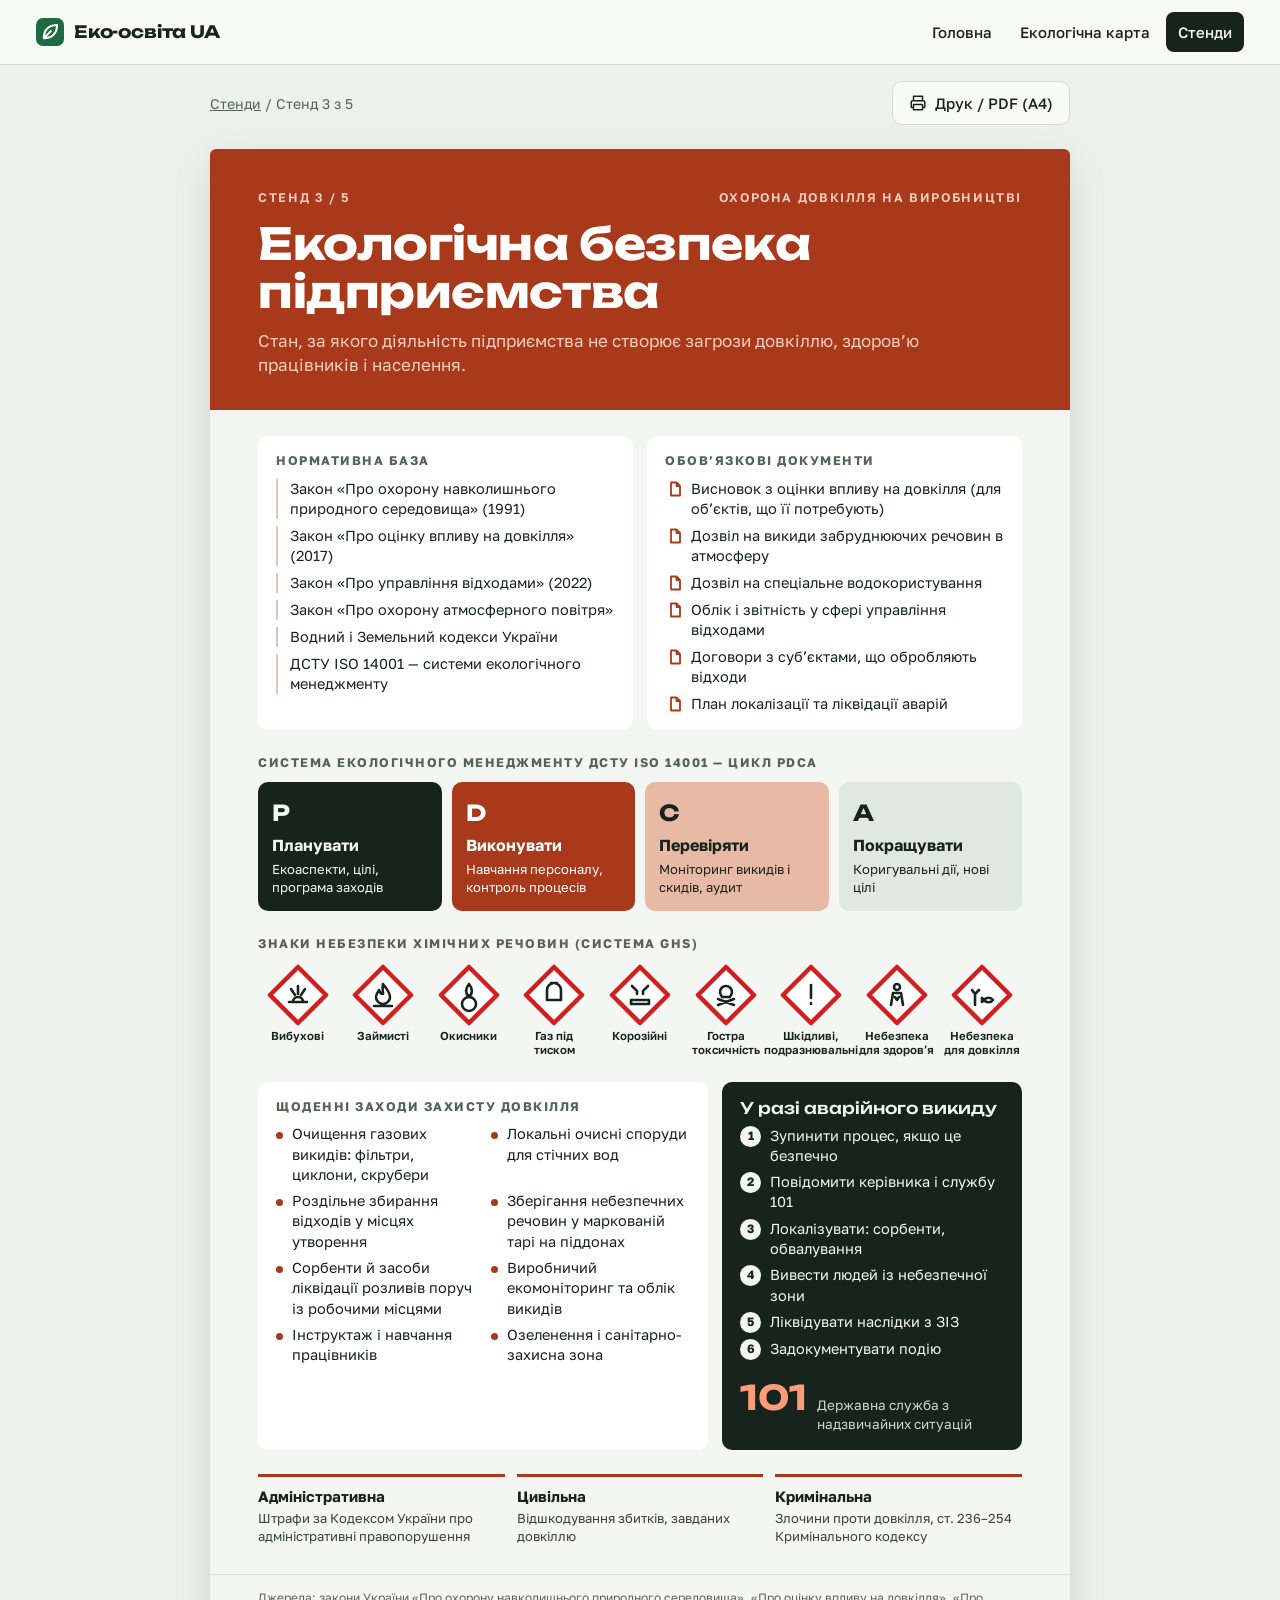
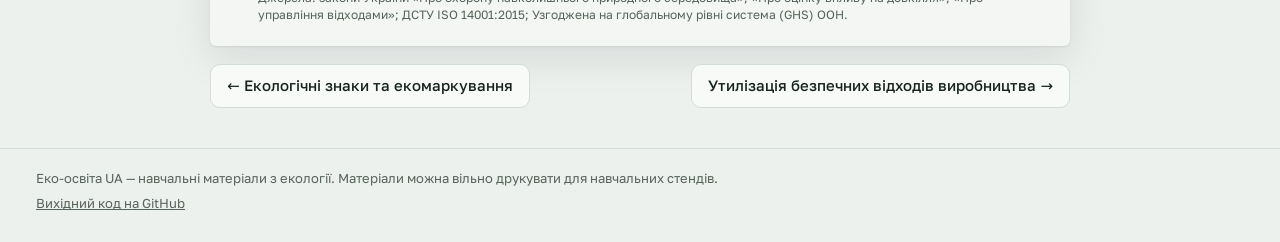
<file: stands/enterprise-safety.html>
<!doctype html>
<html lang="uk">
<head>
<meta charset="utf-8">
<meta name="viewport" content="width=device-width, initial-scale=1, viewport-fit=cover">
<title>Екологічна безпека підприємства — Еко-освіта UA</title>
<meta name="description" content="Закони й документи, цикл PDCA за ISO 14001, знаки небезпеки GHS, дії під час аварії.">
<meta name="theme-color" content="#17241d">
<meta property="og:type" content="website">
<meta property="og:locale" content="uk_UA">
<meta property="og:site_name" content="Еко-освіта UA">
<meta property="og:title" content="Екологічна безпека підприємства">
<meta property="og:description" content="Закони й документи, цикл PDCA за ISO 14001, знаки небезпеки GHS, дії під час аварії.">
<link rel="icon" href="../assets/favicon.svg" type="image/svg+xml">
<link rel="preload" href="../assets/fonts/golos-text-cyrillic-400-normal.woff2" as="font" type="font/woff2" crossorigin>
<link rel="stylesheet" href="../assets/css/fonts.css">
<link rel="stylesheet" href="../assets/css/base.css">
<link rel="stylesheet" href="../assets/css/stand.css">
</head>
<body>
<header class="site-head">
  <div class="wrap">
    <a class="brand" href="../index.html"><svg width="28" height="28" viewBox="0 0 32 32" aria-hidden="true"><rect width="32" height="32" rx="8" fill="#1e6b43"/><path d="M9 23c10 0 15-6 15-15-9 0-15 5-15 15zm0 0 8-8" fill="none" stroke="#fff" stroke-width="2.4" stroke-linecap="round" stroke-linejoin="round"/></svg><span>Еко-освіта UA</span></a>
    <nav class="site-nav" aria-label="Розділи сайту">
      <a href="../index.html">Головна</a>
      <a href="../map.html">Екологічна карта</a>
      <a href="../index.html#stands" aria-current="page">Стенди</a>
    </nav>
  </div>
</header>
<main class="wrap">
  <div class="stand-tools no-print">
    <span class="crumbs"><a href="../index.html#stands">Стенди</a> / Стенд 3 з 5</span>
    <button type="button" class="print-btn" id="print"><svg width="18" height="18" viewBox="0 0 24 24" fill="none" stroke="currentColor" stroke-width="2" stroke-linecap="round" stroke-linejoin="round" aria-hidden="true"><path d="M6 9V3h12v6M6 18H4a1 1 0 0 1-1-1v-6a2 2 0 0 1 2-2h14a2 2 0 0 1 2 2v6a1 1 0 0 1-1 1h-2M6 14h12v7H6z"/></svg>Друк / PDF (A4)</button>
  </div>
  <article class="sheet" style="--band:#a8391a;--band-muted:#f6cdbb;--tone:#a8391a;--print-zoom:0.7846">
    <header class="sheet-band">
      <div class="band-meta"><span>Стенд 3 / 5</span><span>Охорона довкілля на виробництві</span></div>
      <h1>Екологічна безпека підприємства</h1>
      <p class="lead">Стан, за якого діяльність підприємства не створює загрози довкіллю, здоров’ю працівників і населення.</p>
    </header>
    <div class="sheet-body">

<div class="split">
  <section class="card" style="--rule:#e2c3b5"><h2 class="label">Нормативна база</h2><ul class="ruled"><li>Закон «Про охорону навколишнього природного середовища» (1991)</li><li>Закон «Про оцінку впливу на довкілля» (2017)</li><li>Закон «Про управління відходами» (2022)</li><li>Закон «Про охорону атмосферного повітря»</li><li>Водний і Земельний кодекси України</li><li>ДСТУ ISO 14001 — системи екологічного менеджменту</li></ul></section>
  <section class="card"><h2 class="label">Обов’язкові документи</h2><ul class="ruled" style="--rule:transparent"><li style="display:flex;gap:8px;padding-left:0"><svg style="flex:none;margin-top:2px" width="16" height="16" viewBox="0 0 16 16" fill="none" stroke="#a8391a" stroke-width="1.8" stroke-linejoin="round" aria-hidden="true"><path d="M4 1.5h5.5L13 5v9.5H4z"/><path d="M9.5 1.5V5H13"/></svg><span>Висновок з оцінки впливу на довкілля (для об’єктів, що її потребують)</span></li><li style="display:flex;gap:8px;padding-left:0"><svg style="flex:none;margin-top:2px" width="16" height="16" viewBox="0 0 16 16" fill="none" stroke="#a8391a" stroke-width="1.8" stroke-linejoin="round" aria-hidden="true"><path d="M4 1.5h5.5L13 5v9.5H4z"/><path d="M9.5 1.5V5H13"/></svg><span>Дозвіл на викиди забруднюючих речовин в атмосферу</span></li><li style="display:flex;gap:8px;padding-left:0"><svg style="flex:none;margin-top:2px" width="16" height="16" viewBox="0 0 16 16" fill="none" stroke="#a8391a" stroke-width="1.8" stroke-linejoin="round" aria-hidden="true"><path d="M4 1.5h5.5L13 5v9.5H4z"/><path d="M9.5 1.5V5H13"/></svg><span>Дозвіл на спеціальне водокористування</span></li><li style="display:flex;gap:8px;padding-left:0"><svg style="flex:none;margin-top:2px" width="16" height="16" viewBox="0 0 16 16" fill="none" stroke="#a8391a" stroke-width="1.8" stroke-linejoin="round" aria-hidden="true"><path d="M4 1.5h5.5L13 5v9.5H4z"/><path d="M9.5 1.5V5H13"/></svg><span>Облік і звітність у сфері управління відходами</span></li><li style="display:flex;gap:8px;padding-left:0"><svg style="flex:none;margin-top:2px" width="16" height="16" viewBox="0 0 16 16" fill="none" stroke="#a8391a" stroke-width="1.8" stroke-linejoin="round" aria-hidden="true"><path d="M4 1.5h5.5L13 5v9.5H4z"/><path d="M9.5 1.5V5H13"/></svg><span>Договори з суб’єктами, що обробляють відходи</span></li><li style="display:flex;gap:8px;padding-left:0"><svg style="flex:none;margin-top:2px" width="16" height="16" viewBox="0 0 16 16" fill="none" stroke="#a8391a" stroke-width="1.8" stroke-linejoin="round" aria-hidden="true"><path d="M4 1.5h5.5L13 5v9.5H4z"/><path d="M9.5 1.5V5H13"/></svg><span>План локалізації та ліквідації аварій</span></li></ul></section>
</div>
<section class="sec"><h2 class="label">Система екологічного менеджменту ДСТУ ISO 14001 — цикл PDCA</h2><div class="g4" style="gap:10px"><div class="pdca" style="background:#17241d;color:#f3f6f2"><b>P</b><b>Планувати</b><span>Екоаспекти, цілі, програма заходів</span></div><div class="pdca" style="background:#a8391a;color:#fff"><b>D</b><b>Виконувати</b><span>Навчання персоналу, контроль процесів</span></div><div class="pdca" style="background:#e8b9a5;color:#17241d"><b>C</b><b>Перевіряти</b><span>Моніторинг викидів і скидів, аудит</span></div><div class="pdca" style="background:#dfe8e1;color:#17241d"><b>A</b><b>Покращувати</b><span>Коригувальні дії, нові цілі</span></div></div></section>
<section class="sec"><h2 class="label">Знаки небезпеки хімічних речовин (система GHS)</h2><div class="g9"><div class="ghs"><svg width="62" height="62" viewBox="0 0 62 62" aria-hidden="true"><path d="M31 3 L59 31 L31 59 L3 31 Z" fill="#fff" stroke="#d11f1f" stroke-width="4.5" stroke-linejoin="round"/><path d="M31 22v8M24 25l4 6M38 25l-4 6M22 38h18M26 38a5 5 0 0 1 10 0" fill="none" stroke="#17241d" stroke-width="2.6" stroke-linecap="round" stroke-linejoin="round"/></svg><span>Вибухові</span></div><div class="ghs"><svg width="62" height="62" viewBox="0 0 62 62" aria-hidden="true"><path d="M31 3 L59 31 L31 59 L3 31 Z" fill="#fff" stroke="#d11f1f" stroke-width="4.5" stroke-linejoin="round"/><path d="M31 20c5 6 7 9 7 13a7 7 0 0 1-14 0c0-3 2-5 3-7 1 3 2 4 4 4 0-4-1-6 0-10zM22 42h18" fill="none" stroke="#17241d" stroke-width="2.6" stroke-linecap="round" stroke-linejoin="round"/></svg><span>Займисті</span></div><div class="ghs"><svg width="62" height="62" viewBox="0 0 62 62" aria-hidden="true"><path d="M31 3 L59 31 L31 59 L3 31 Z" fill="#fff" stroke="#d11f1f" stroke-width="4.5" stroke-linejoin="round"/><path d="M24 40a7 7 0 1 0 14 0 7 7 0 0 0-14 0zM31 33c4-4 4-8 0-13-4 5-4 9 0 13z" fill="none" stroke="#17241d" stroke-width="2.6" stroke-linecap="round" stroke-linejoin="round"/></svg><span>Окисники</span></div><div class="ghs"><svg width="62" height="62" viewBox="0 0 62 62" aria-hidden="true"><path d="M31 3 L59 31 L31 59 L3 31 Z" fill="#fff" stroke="#d11f1f" stroke-width="4.5" stroke-linejoin="round"/><path d="M24 36h14v-10a7 7 0 0 0-14 0zM28 19h6" fill="none" stroke="#17241d" stroke-width="2.6" stroke-linecap="round" stroke-linejoin="round"/></svg><span>Газ під тиском</span></div><div class="ghs"><svg width="62" height="62" viewBox="0 0 62 62" aria-hidden="true"><path d="M31 3 L59 31 L31 59 L3 31 Z" fill="#fff" stroke="#d11f1f" stroke-width="4.5" stroke-linejoin="round"/><path d="M23 22l5 5M39 22l-5 5M28 27v3M34 27v3M22 40h18v-4H22z" fill="none" stroke="#17241d" stroke-width="2.6" stroke-linecap="round" stroke-linejoin="round"/></svg><span>Корозійні</span></div><div class="ghs"><svg width="62" height="62" viewBox="0 0 62 62" aria-hidden="true"><path d="M31 3 L59 31 L31 59 L3 31 Z" fill="#fff" stroke="#d11f1f" stroke-width="4.5" stroke-linejoin="round"/><path d="M25 28a6 6 0 1 1 12 0c0 3-2 4-2 5h-8c0-1-2-2-2-5zM23 41l16-6M23 35l16 6" fill="none" stroke="#17241d" stroke-width="2.6" stroke-linecap="round" stroke-linejoin="round"/></svg><span>Гостра токсичність</span></div><div class="ghs"><svg width="62" height="62" viewBox="0 0 62 62" aria-hidden="true"><path d="M31 3 L59 31 L31 59 L3 31 Z" fill="#fff" stroke="#d11f1f" stroke-width="4.5" stroke-linejoin="round"/><path d="M31 21v13M31 39v1" fill="none" stroke="#17241d" stroke-width="2.6" stroke-linecap="round" stroke-linejoin="round"/></svg><span>Шкідливі, подразнювальні</span></div><div class="ghs"><svg width="62" height="62" viewBox="0 0 62 62" aria-hidden="true"><path d="M31 3 L59 31 L31 59 L3 31 Z" fill="#fff" stroke="#d11f1f" stroke-width="4.5" stroke-linejoin="round"/><path d="M31 20a3 3 0 1 1 0 6 3 3 0 0 1 0-6zM25 41l2-12h8l2 12M29 33l2 3 2-3" fill="none" stroke="#17241d" stroke-width="2.6" stroke-linecap="round" stroke-linejoin="round"/></svg><span>Небезпека для здоров’я</span></div><div class="ghs"><svg width="62" height="62" viewBox="0 0 62 62" aria-hidden="true"><path d="M31 3 L59 31 L31 59 L3 31 Z" fill="#fff" stroke="#d11f1f" stroke-width="4.5" stroke-linejoin="round"/><path d="M24 41V30l-3-4M24 30l4-4M33 36c2-3 7-3 9 0-2 3-7 3-9 0zM33 36l-2-2v4z" fill="none" stroke="#17241d" stroke-width="2.6" stroke-linecap="round" stroke-linejoin="round"/></svg><span>Небезпека для довкілля</span></div></div></section>
<div class="split-narrow-r">
  <section class="card"><h2 class="label">Щоденні заходи захисту довкілля</h2><ul class="dots cols2"><li>Очищення газових викидів: фільтри, циклони, скрубери</li><li>Локальні очисні споруди для стічних вод</li><li>Роздільне збирання відходів у місцях утворення</li><li>Зберігання небезпечних речовин у маркованій тарі на піддонах</li><li>Сорбенти й засоби ліквідації розливів поруч із робочими місцями</li><li>Виробничий екомоніторинг та облік викидів</li><li>Інструктаж і навчання працівників</li><li>Озеленення і санітарно-захисна зона</li></ul></section>
  <section class="card dark">
    <h2 class="card-title" style="font-size:16px">У разі аварійного викиду</h2>
    <ol class="steps"><li><span>Зупинити процес, якщо це безпечно</span></li><li><span>Повідомити керівника і службу 101</span></li><li><span>Локалізувати: сорбенти, обвалування</span></li><li><span>Вивести людей із небезпечної зони</span></li><li><span>Ліквідувати наслідки з ЗІЗ</span></li><li><span>Задокументувати подію</span></li></ol>
    <div class="hotline"><b>101</b><span class="small muted">Державна служба з надзвичайних ситуацій</span></div>
  </section>
</div>
<section class="g3"><div class="resp"><b>Адміністративна</b><span>Штрафи за Кодексом України про адміністративні правопорушення</span></div><div class="resp"><b>Цивільна</b><span>Відшкодування збитків, завданих довкіллю</span></div><div class="resp"><b>Кримінальна</b><span>Злочини проти довкілля, ст. 236–254 Кримінального кодексу</span></div></section>

    </div>
    <footer class="sheet-foot">Джерела: закони України «Про охорону навколишнього природного середовища», «Про оцінку впливу на довкілля», «Про управління відходами»; ДСТУ ISO 14001:2015; Узгоджена на глобальному рівні система (GHS) ООН.</footer>
  </article>
  <nav class="stand-nav no-print" aria-label="Інші стенди"><a href="ecolabels.html">← Екологічні знаки та екомаркування</a><a href="industrial-waste-recycling.html">Утилізація безпечних відходів виробництва →</a></nav>
</main>
<footer class="site-foot">
  <div class="wrap">
    <span>Еко-освіта UA — навчальні матеріали з екології. Матеріали можна вільно друкувати для навчальних стендів.</span>
    
    <span><a href="https://github.com/d-almazov/eco-edu-ua">Вихідний код на GitHub</a></span>
  </div>
</footer>
<script>
document.getElementById("print").addEventListener("click", function () { window.print(); });
</script>
</body>
</html>
</file>
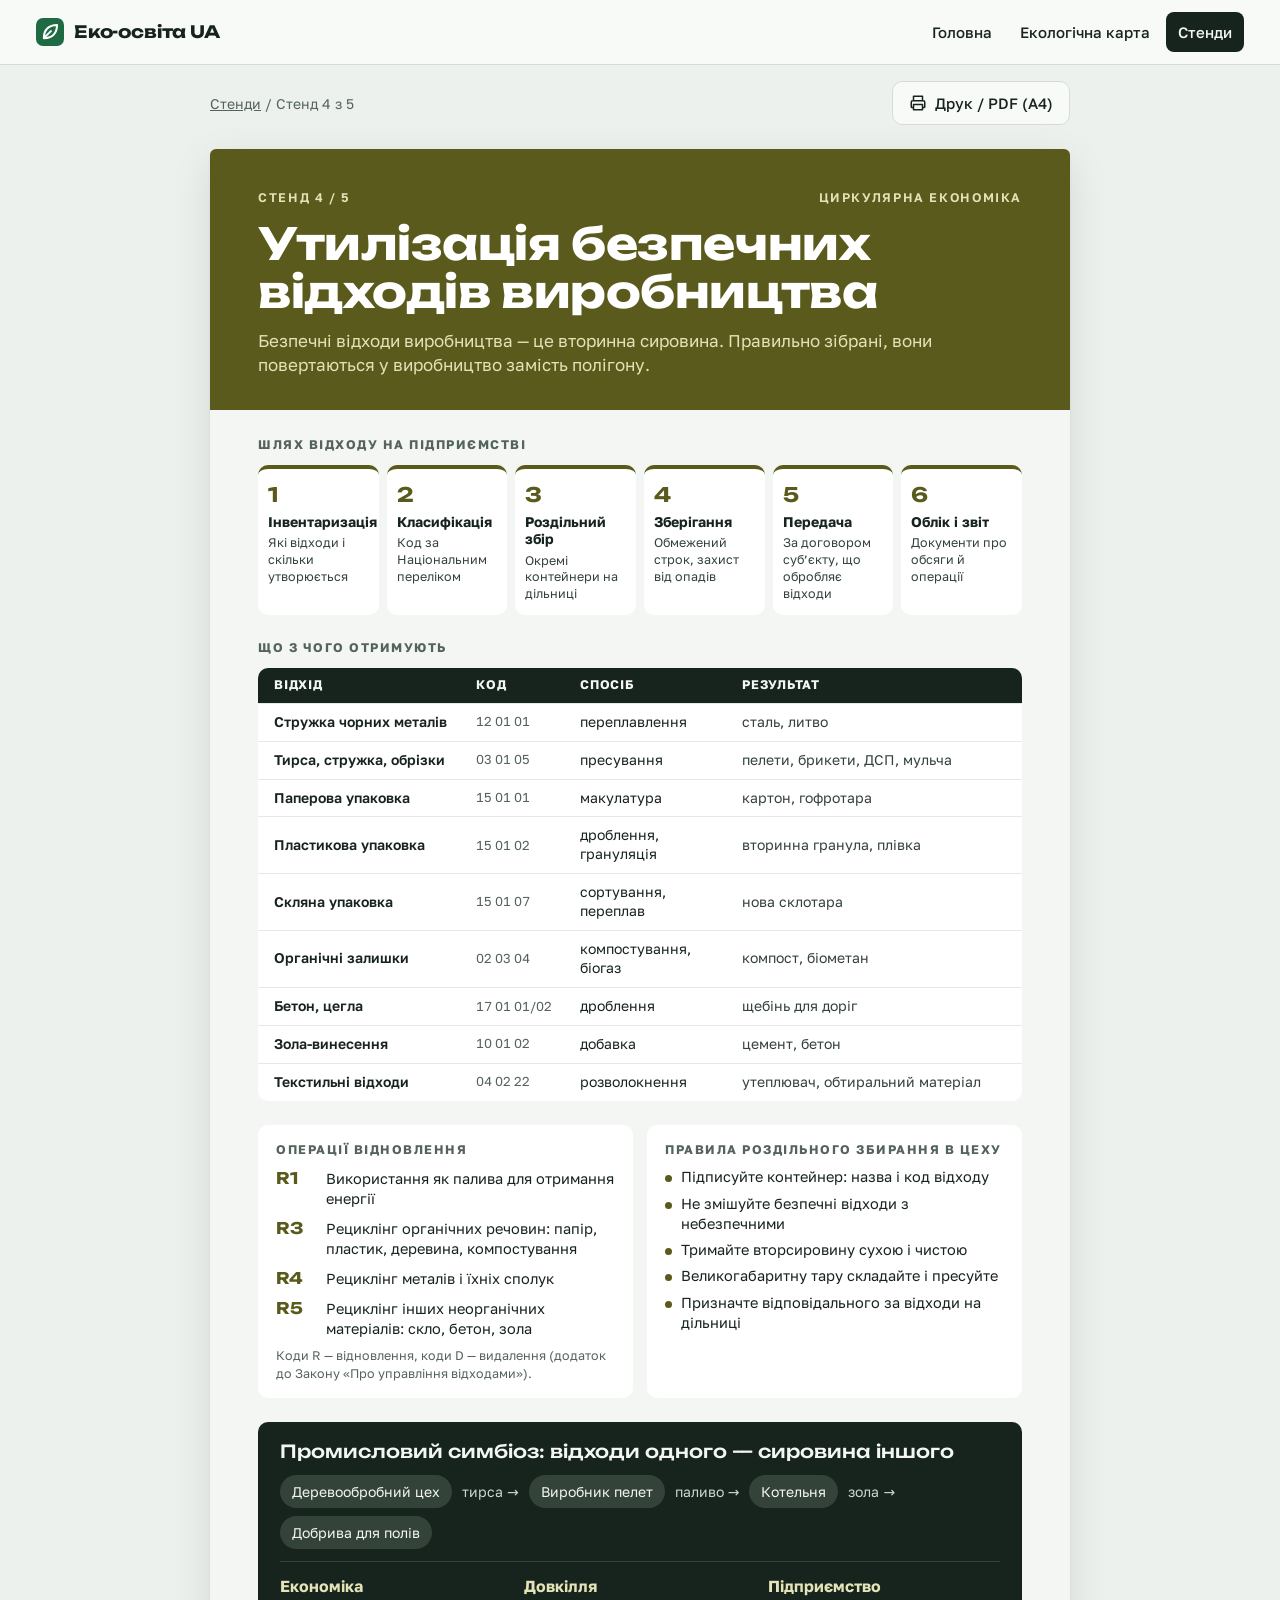
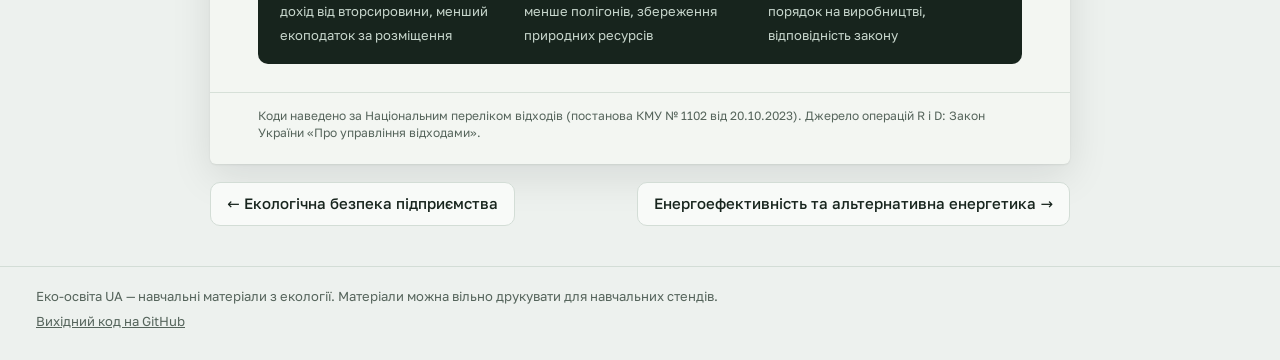
<file: stands/industrial-waste-recycling.html>
<!doctype html>
<html lang="uk">
<head>
<meta charset="utf-8">
<meta name="viewport" content="width=device-width, initial-scale=1, viewport-fit=cover">
<title>Утилізація безпечних відходів виробництва — Еко-освіта UA</title>
<meta name="description" content="Шлях відходу на підприємстві, що з чого отримують, операції відновлення, промисловий симбіоз.">
<meta name="theme-color" content="#17241d">
<meta property="og:type" content="website">
<meta property="og:locale" content="uk_UA">
<meta property="og:site_name" content="Еко-освіта UA">
<meta property="og:title" content="Утилізація безпечних відходів виробництва">
<meta property="og:description" content="Шлях відходу на підприємстві, що з чого отримують, операції відновлення, промисловий симбіоз.">
<link rel="icon" href="../assets/favicon.svg" type="image/svg+xml">
<link rel="preload" href="../assets/fonts/golos-text-cyrillic-400-normal.woff2" as="font" type="font/woff2" crossorigin>
<link rel="stylesheet" href="../assets/css/fonts.css">
<link rel="stylesheet" href="../assets/css/base.css">
<link rel="stylesheet" href="../assets/css/stand.css">
</head>
<body>
<header class="site-head">
  <div class="wrap">
    <a class="brand" href="../index.html"><svg width="28" height="28" viewBox="0 0 32 32" aria-hidden="true"><rect width="32" height="32" rx="8" fill="#1e6b43"/><path d="M9 23c10 0 15-6 15-15-9 0-15 5-15 15zm0 0 8-8" fill="none" stroke="#fff" stroke-width="2.4" stroke-linecap="round" stroke-linejoin="round"/></svg><span>Еко-освіта UA</span></a>
    <nav class="site-nav" aria-label="Розділи сайту">
      <a href="../index.html">Головна</a>
      <a href="../map.html">Екологічна карта</a>
      <a href="../index.html#stands" aria-current="page">Стенди</a>
    </nav>
  </div>
</header>
<main class="wrap">
  <div class="stand-tools no-print">
    <span class="crumbs"><a href="../index.html#stands">Стенди</a> / Стенд 4 з 5</span>
    <button type="button" class="print-btn" id="print"><svg width="18" height="18" viewBox="0 0 24 24" fill="none" stroke="currentColor" stroke-width="2" stroke-linecap="round" stroke-linejoin="round" aria-hidden="true"><path d="M6 9V3h12v6M6 18H4a1 1 0 0 1-1-1v-6a2 2 0 0 1 2-2h14a2 2 0 0 1 2 2v6a1 1 0 0 1-1 1h-2M6 14h12v7H6z"/></svg>Друк / PDF (A4)</button>
  </div>
  <article class="sheet" style="--band:#5a5a1c;--band-muted:#e4e3b8;--tone:#5a5a1c;--print-zoom:0.7164">
    <header class="sheet-band">
      <div class="band-meta"><span>Стенд 4 / 5</span><span>Циркулярна економіка</span></div>
      <h1>Утилізація безпечних відходів виробництва</h1>
      <p class="lead">Безпечні відходи виробництва — це вторинна сировина. Правильно зібрані, вони повертаються у виробництво замість полігону.</p>
    </header>
    <div class="sheet-body">

<section class="sec"><h2 class="label">Шлях відходу на підприємстві</h2><ol class="g6 step-grid" style="list-style:none;margin:0;padding:0"><li class="card step-card"><span class="n">1</span><b>Інвентаризація</b><span>Які відходи і скільки утворюється</span></li><li class="card step-card"><span class="n">2</span><b>Класифікація</b><span>Код за Національним переліком</span></li><li class="card step-card"><span class="n">3</span><b>Роздільний збір</b><span>Окремі контейнери на дільниці</span></li><li class="card step-card"><span class="n">4</span><b>Зберігання</b><span>Обмежений строк, захист від опадів</span></li><li class="card step-card"><span class="n">5</span><b>Передача</b><span>За договором суб’єкту, що обробляє відходи</span></li><li class="card step-card"><span class="n">6</span><b>Облік і звіт</b><span>Документи про обсяги й операції</span></li></ol></section>
<section class="sec"><h2 class="label">Що з чого отримують</h2>
  <div class="wtable" role="table" aria-label="Відходи, коди, способи переробки і результат">
    <div class="wrow head" role="row"><span role="columnheader">Відхід</span><span role="columnheader">Код</span><span role="columnheader">Спосіб</span><span role="columnheader">Результат</span></div>
    <div class="wrow" role="row"><span class="w" role="cell">Стружка чорних металів</span><span class="c" role="cell">12 01 01</span><span class="m" role="cell">переплавлення</span><span class="r" role="cell">сталь, литво</span></div><div class="wrow" role="row"><span class="w" role="cell">Тирса, стружка, обрізки</span><span class="c" role="cell">03 01 05</span><span class="m" role="cell">пресування</span><span class="r" role="cell">пелети, брикети, ДСП, мульча</span></div><div class="wrow" role="row"><span class="w" role="cell">Паперова упаковка</span><span class="c" role="cell">15 01 01</span><span class="m" role="cell">макулатура</span><span class="r" role="cell">картон, гофротара</span></div><div class="wrow" role="row"><span class="w" role="cell">Пластикова упаковка</span><span class="c" role="cell">15 01 02</span><span class="m" role="cell">дроблення, грануляція</span><span class="r" role="cell">вторинна гранула, плівка</span></div><div class="wrow" role="row"><span class="w" role="cell">Скляна упаковка</span><span class="c" role="cell">15 01 07</span><span class="m" role="cell">сортування, переплав</span><span class="r" role="cell">нова склотара</span></div><div class="wrow" role="row"><span class="w" role="cell">Органічні залишки</span><span class="c" role="cell">02 03 04</span><span class="m" role="cell">компостування, біогаз</span><span class="r" role="cell">компост, біометан</span></div><div class="wrow" role="row"><span class="w" role="cell">Бетон, цегла</span><span class="c" role="cell">17 01 01/02</span><span class="m" role="cell">дроблення</span><span class="r" role="cell">щебінь для доріг</span></div><div class="wrow" role="row"><span class="w" role="cell">Зола-винесення</span><span class="c" role="cell">10 01 02</span><span class="m" role="cell">добавка</span><span class="r" role="cell">цемент, бетон</span></div><div class="wrow" role="row"><span class="w" role="cell">Текстильні відходи</span><span class="c" role="cell">04 02 22</span><span class="m" role="cell">розволокнення</span><span class="r" role="cell">утеплювач, обтиральний матеріал</span></div>
  </div>
</section>
<div class="split">
  <section class="card"><h2 class="label">Операції відновлення</h2>
    <div class="rcode"><b>R1</b><span>Використання як палива для отримання енергії</span></div><div class="rcode"><b>R3</b><span>Рециклінг органічних речовин: папір, пластик, деревина, компостування</span></div><div class="rcode"><b>R4</b><span>Рециклінг металів і їхніх сполук</span></div><div class="rcode"><b>R5</b><span>Рециклінг інших неорганічних матеріалів: скло, бетон, зола</span></div>
    <span class="tiny muted">Коди R — відновлення, коди D — видалення (додаток до Закону «Про управління відходами»).</span>
  </section>
  <section class="card"><h2 class="label">Правила роздільного збирання в цеху</h2><ul class="dots"><li>Підписуйте контейнер: назва і код відходу</li><li>Не змішуйте безпечні відходи з небезпечними</li><li>Тримайте вторсировину сухою і чистою</li><li>Великогабаритну тару складайте і пресуйте</li><li>Призначте відповідального за відходи на дільниці</li></ul></section>
</div>
<section class="card dark" style="gap:12px;padding:18px 22px">
  <h2 class="card-title">Промисловий симбіоз: відходи одного — сировина іншого</h2>
  <div class="flow"><span class="node">Деревообробний цех</span><span class="via">тирса →</span><span class="node">Виробник пелет</span><span class="via">паливо →</span><span class="node">Котельня</span><span class="via">зола →</span><span class="node">Добрива для полів</span></div>
  <div class="gains">
    <div><b>Економіка</b><span>дохід від вторсировини, менший екоподаток за розміщення</span></div>
    <div><b>Довкілля</b><span>менше полігонів, збереження природних ресурсів</span></div>
    <div><b>Підприємство</b><span>порядок на виробництві, відповідність закону</span></div>
  </div>
</section>

    </div>
    <footer class="sheet-foot">Коди наведено за Національним переліком відходів (постанова КМУ № 1102 від 20.10.2023). Джерело операцій R і D: Закон України «Про управління відходами».</footer>
  </article>
  <nav class="stand-nav no-print" aria-label="Інші стенди"><a href="enterprise-safety.html">← Екологічна безпека підприємства</a><a href="energy-efficiency.html">Енергоефективність та альтернативна енергетика →</a></nav>
</main>
<footer class="site-foot">
  <div class="wrap">
    <span>Еко-освіта UA — навчальні матеріали з екології. Матеріали можна вільно друкувати для навчальних стендів.</span>
    
    <span><a href="https://github.com/d-almazov/eco-edu-ua">Вихідний код на GitHub</a></span>
  </div>
</footer>
<script>
document.getElementById("print").addEventListener("click", function () { window.print(); });
</script>
</body>
</html>
</file>
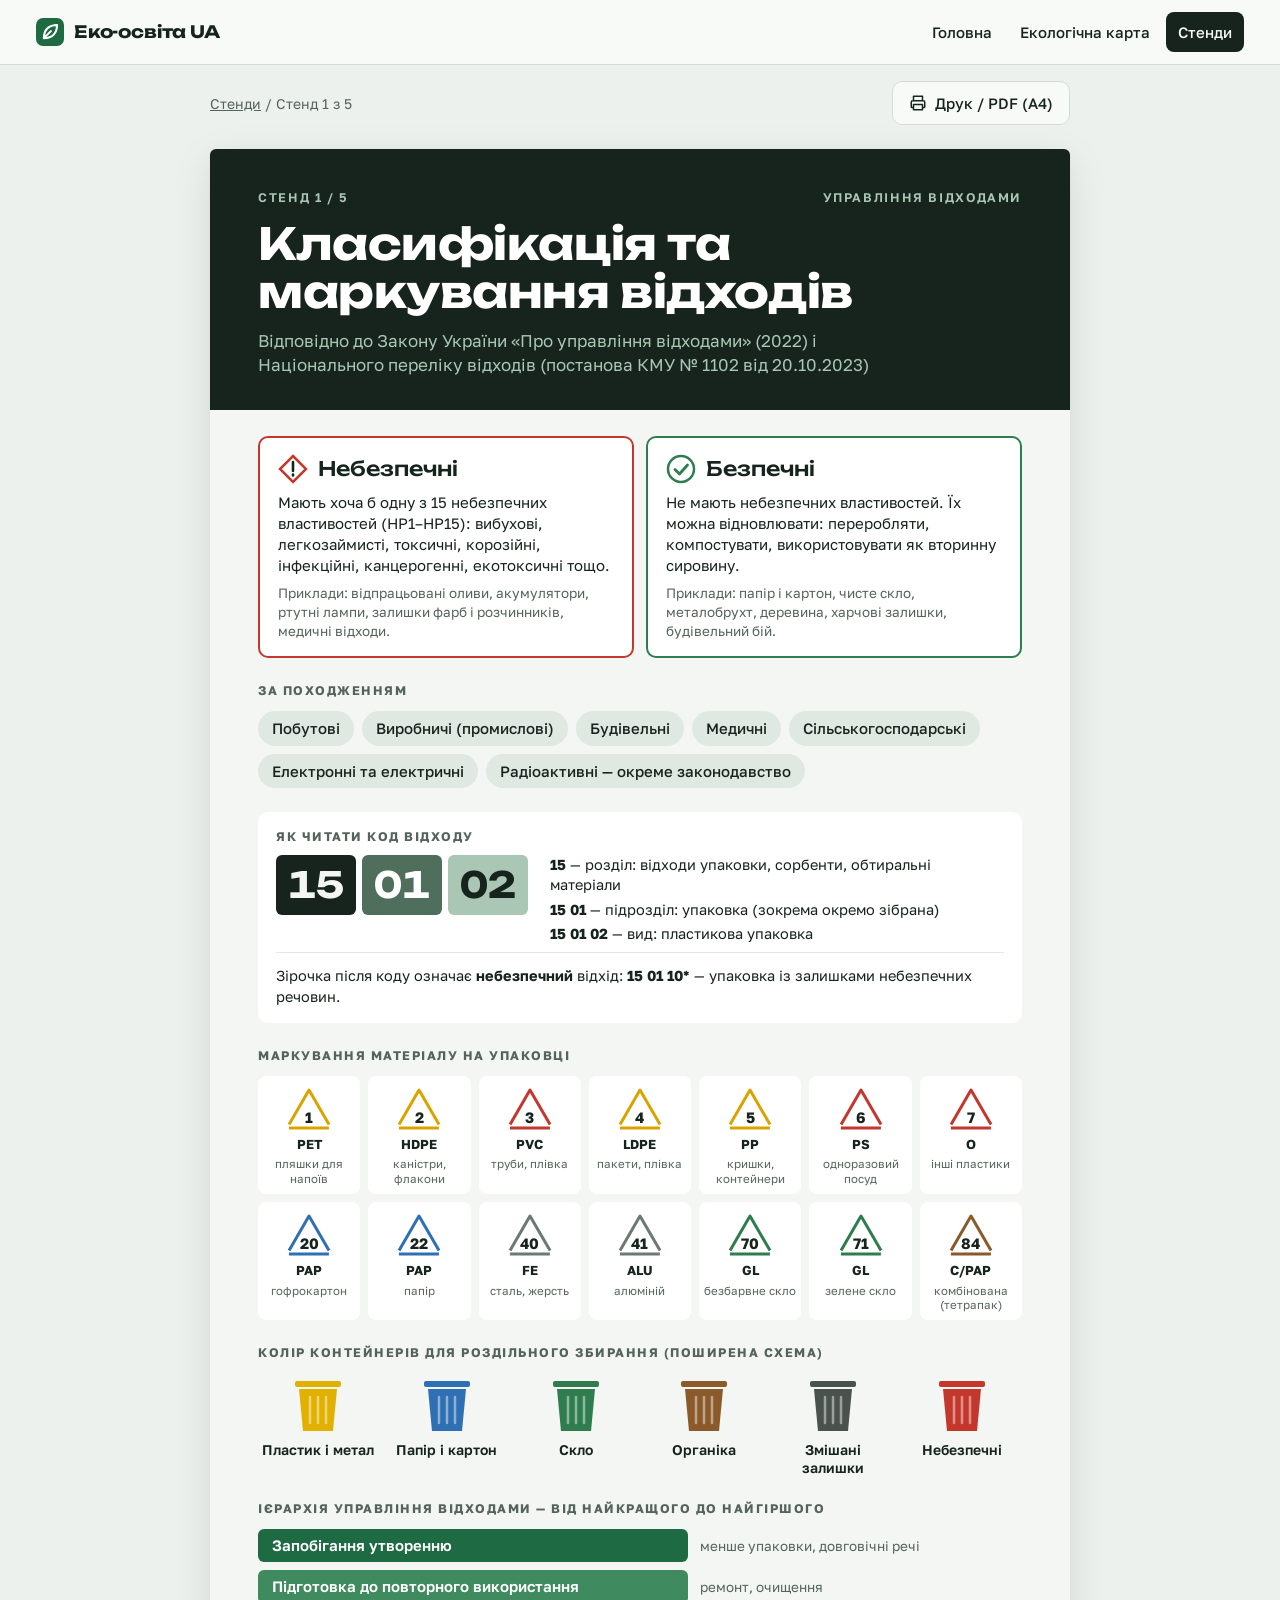
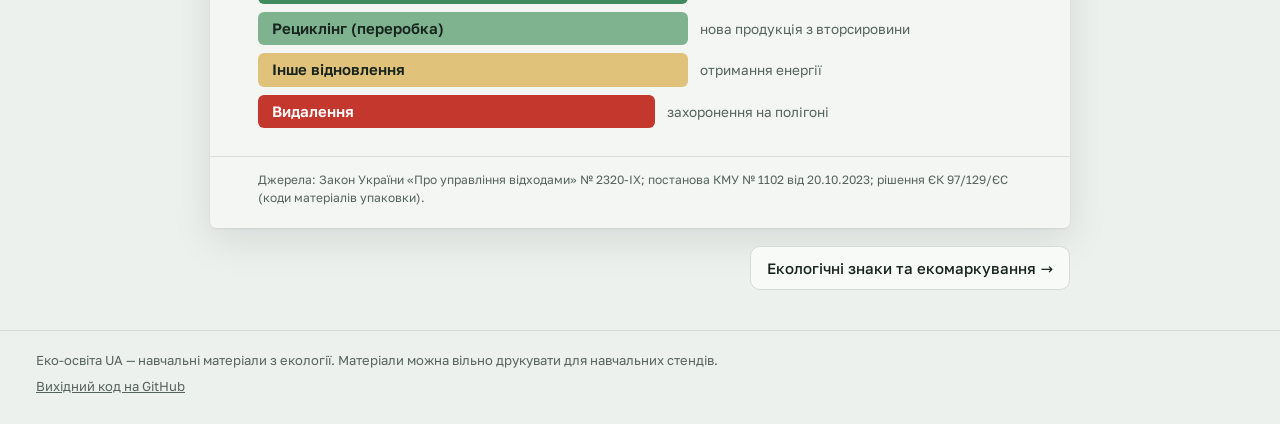
<file: stands/waste-classification.html>
<!doctype html>
<html lang="uk">
<head>
<meta charset="utf-8">
<meta name="viewport" content="width=device-width, initial-scale=1, viewport-fit=cover">
<title>Класифікація та маркування відходів — Еко-освіта UA</title>
<meta name="description" content="Небезпечні й безпечні відходи, коди Національного переліку, маркування упаковки, кольори контейнерів.">
<meta name="theme-color" content="#17241d">
<meta property="og:type" content="website">
<meta property="og:locale" content="uk_UA">
<meta property="og:site_name" content="Еко-освіта UA">
<meta property="og:title" content="Класифікація та маркування відходів">
<meta property="og:description" content="Небезпечні й безпечні відходи, коди Національного переліку, маркування упаковки, кольори контейнерів.">
<link rel="icon" href="../assets/favicon.svg" type="image/svg+xml">
<link rel="preload" href="../assets/fonts/golos-text-cyrillic-400-normal.woff2" as="font" type="font/woff2" crossorigin>
<link rel="stylesheet" href="../assets/css/fonts.css">
<link rel="stylesheet" href="../assets/css/base.css">
<link rel="stylesheet" href="../assets/css/stand.css">
</head>
<body>
<header class="site-head">
  <div class="wrap">
    <a class="brand" href="../index.html"><svg width="28" height="28" viewBox="0 0 32 32" aria-hidden="true"><rect width="32" height="32" rx="8" fill="#1e6b43"/><path d="M9 23c10 0 15-6 15-15-9 0-15 5-15 15zm0 0 8-8" fill="none" stroke="#fff" stroke-width="2.4" stroke-linecap="round" stroke-linejoin="round"/></svg><span>Еко-освіта UA</span></a>
    <nav class="site-nav" aria-label="Розділи сайту">
      <a href="../index.html">Головна</a>
      <a href="../map.html">Екологічна карта</a>
      <a href="../index.html#stands" aria-current="page">Стенди</a>
    </nav>
  </div>
</header>
<main class="wrap">
  <div class="stand-tools no-print">
    <span class="crumbs"><a href="../index.html#stands">Стенди</a> / Стенд 1 з 5</span>
    <button type="button" class="print-btn" id="print"><svg width="18" height="18" viewBox="0 0 24 24" fill="none" stroke="currentColor" stroke-width="2" stroke-linecap="round" stroke-linejoin="round" aria-hidden="true"><path d="M6 9V3h12v6M6 18H4a1 1 0 0 1-1-1v-6a2 2 0 0 1 2-2h14a2 2 0 0 1 2 2v6a1 1 0 0 1-1 1h-2M6 14h12v7H6z"/></svg>Друк / PDF (A4)</button>
  </div>
  <article class="sheet" style="--band:#17241d;--band-muted:#a9c7b4;--tone:#17241d;--print-zoom:0.7169">
    <header class="sheet-band">
      <div class="band-meta"><span>Стенд 1 / 5</span><span>Управління відходами</span></div>
      <h1>Класифікація та маркування відходів</h1>
      <p class="lead">Відповідно до Закону України «Про управління відходами» (2022) і Національного переліку відходів (постанова КМУ № 1102 від 20.10.2023)</p>
    </header>
    <div class="sheet-body">

<div class="sec">
  <div class="g2">
    <div class="card kind" style="--kind:#c4372c">
      <div class="kind-head"><svg width="30" height="30" viewBox="0 0 30 30" aria-hidden="true"><path d="M15 2 L28 15 L15 28 L2 15 Z" fill="#fff" stroke="#c4372c" stroke-width="2.5"/><path d="M15 8 V17 M15 20.5 V21.5" stroke="#17241d" stroke-width="2.6" stroke-linecap="round"/></svg><h3>Небезпечні</h3></div>
      <p class="small" style="font-size:15px">Мають хоча б одну з 15 небезпечних властивостей (HP1–HP15): вибухові, легкозаймисті, токсичні, корозійні, інфекційні, канцерогенні, екотоксичні тощо.</p>
      <p class="small muted">Приклади: відпрацьовані оливи, акумулятори, ртутні лампи, залишки фарб і розчинників, медичні відходи.</p>
    </div>
    <div class="card kind" style="--kind:#2f7d4f">
      <div class="kind-head"><svg width="30" height="30" viewBox="0 0 30 30" aria-hidden="true"><circle cx="15" cy="15" r="13" fill="#fff" stroke="#2f7d4f" stroke-width="2.5"/><path d="M9 15.5 L13.5 20 L21.5 11" fill="none" stroke="#2f7d4f" stroke-width="2.8" stroke-linecap="round" stroke-linejoin="round"/></svg><h3>Безпечні</h3></div>
      <p class="small" style="font-size:15px">Не мають небезпечних властивостей. Їх можна відновлювати: переробляти, компостувати, використовувати як вторинну сировину.</p>
      <p class="small muted">Приклади: папір і картон, чисте скло, металобрухт, деревина, харчові залишки, будівельний бій.</p>
    </div>
  </div>
</div>
<section class="sec"><h2 class="label">За походженням</h2><div class="chips"><span class="chip">Побутові</span><span class="chip">Виробничі (промислові)</span><span class="chip">Будівельні</span><span class="chip">Медичні</span><span class="chip">Сільськогосподарські</span><span class="chip">Електронні та електричні</span><span class="chip">Радіоактивні — окреме законодавство</span></div></section>
<section class="card">
  <h2 class="label">Як читати код відходу</h2>
  <div class="code-demo">
    <div class="code-parts" aria-label="Код 15 01 02"><span style="background:#17241d;color:#f3f6f2">15</span><span style="background:#4f6f5c;color:#fff">01</span><span style="background:#a9c7b4;color:#17241d">02</span></div>
    <div class="code-legend">
      <span><b>15</b> — розділ: відходи упаковки, сорбенти, обтиральні матеріали</span>
      <span><b>15 01</b> — підрозділ: упаковка (зокрема окремо зібрана)</span>
      <span><b>15 01 02</b> — вид: пластикова упаковка</span>
    </div>
  </div>
  <p class="code-note">Зірочка після коду означає <b>небезпечний</b> відхід: <b>15 01 10*</b> — упаковка із залишками небезпечних речовин.</p>
</section>
<section class="sec"><h2 class="label">Маркування матеріалу на упаковці</h2><div class="g7"><div class="resin"><div class="tri"><svg width="52" height="46" viewBox="0 0 52 46" aria-hidden="true"><path d="M26 4 L48 42 L4 42 Z" fill="none" stroke="#d9a400" stroke-width="3" stroke-linejoin="round" stroke-dasharray="40 6"/></svg><span>1</span></div><b>PET</b><small>пляшки для напоїв</small></div><div class="resin"><div class="tri"><svg width="52" height="46" viewBox="0 0 52 46" aria-hidden="true"><path d="M26 4 L48 42 L4 42 Z" fill="none" stroke="#d9a400" stroke-width="3" stroke-linejoin="round" stroke-dasharray="40 6"/></svg><span>2</span></div><b>HDPE</b><small>каністри, флакони</small></div><div class="resin"><div class="tri"><svg width="52" height="46" viewBox="0 0 52 46" aria-hidden="true"><path d="M26 4 L48 42 L4 42 Z" fill="none" stroke="#c4372c" stroke-width="3" stroke-linejoin="round" stroke-dasharray="40 6"/></svg><span>3</span></div><b>PVC</b><small>труби, плівка</small></div><div class="resin"><div class="tri"><svg width="52" height="46" viewBox="0 0 52 46" aria-hidden="true"><path d="M26 4 L48 42 L4 42 Z" fill="none" stroke="#d9a400" stroke-width="3" stroke-linejoin="round" stroke-dasharray="40 6"/></svg><span>4</span></div><b>LDPE</b><small>пакети, плівка</small></div><div class="resin"><div class="tri"><svg width="52" height="46" viewBox="0 0 52 46" aria-hidden="true"><path d="M26 4 L48 42 L4 42 Z" fill="none" stroke="#d9a400" stroke-width="3" stroke-linejoin="round" stroke-dasharray="40 6"/></svg><span>5</span></div><b>PP</b><small>кришки, контейнери</small></div><div class="resin"><div class="tri"><svg width="52" height="46" viewBox="0 0 52 46" aria-hidden="true"><path d="M26 4 L48 42 L4 42 Z" fill="none" stroke="#c4372c" stroke-width="3" stroke-linejoin="round" stroke-dasharray="40 6"/></svg><span>6</span></div><b>PS</b><small>одноразовий посуд</small></div><div class="resin"><div class="tri"><svg width="52" height="46" viewBox="0 0 52 46" aria-hidden="true"><path d="M26 4 L48 42 L4 42 Z" fill="none" stroke="#c4372c" stroke-width="3" stroke-linejoin="round" stroke-dasharray="40 6"/></svg><span>7</span></div><b>O</b><small>інші пластики</small></div><div class="resin"><div class="tri"><svg width="52" height="46" viewBox="0 0 52 46" aria-hidden="true"><path d="M26 4 L48 42 L4 42 Z" fill="none" stroke="#2f6fb3" stroke-width="3" stroke-linejoin="round" stroke-dasharray="40 6"/></svg><span>20</span></div><b>PAP</b><small>гофрокартон</small></div><div class="resin"><div class="tri"><svg width="52" height="46" viewBox="0 0 52 46" aria-hidden="true"><path d="M26 4 L48 42 L4 42 Z" fill="none" stroke="#2f6fb3" stroke-width="3" stroke-linejoin="round" stroke-dasharray="40 6"/></svg><span>22</span></div><b>PAP</b><small>папір</small></div><div class="resin"><div class="tri"><svg width="52" height="46" viewBox="0 0 52 46" aria-hidden="true"><path d="M26 4 L48 42 L4 42 Z" fill="none" stroke="#6b7a72" stroke-width="3" stroke-linejoin="round" stroke-dasharray="40 6"/></svg><span>40</span></div><b>FE</b><small>сталь, жерсть</small></div><div class="resin"><div class="tri"><svg width="52" height="46" viewBox="0 0 52 46" aria-hidden="true"><path d="M26 4 L48 42 L4 42 Z" fill="none" stroke="#6b7a72" stroke-width="3" stroke-linejoin="round" stroke-dasharray="40 6"/></svg><span>41</span></div><b>ALU</b><small>алюміній</small></div><div class="resin"><div class="tri"><svg width="52" height="46" viewBox="0 0 52 46" aria-hidden="true"><path d="M26 4 L48 42 L4 42 Z" fill="none" stroke="#2f7d4f" stroke-width="3" stroke-linejoin="round" stroke-dasharray="40 6"/></svg><span>70</span></div><b>GL</b><small>безбарвне скло</small></div><div class="resin"><div class="tri"><svg width="52" height="46" viewBox="0 0 52 46" aria-hidden="true"><path d="M26 4 L48 42 L4 42 Z" fill="none" stroke="#2f7d4f" stroke-width="3" stroke-linejoin="round" stroke-dasharray="40 6"/></svg><span>71</span></div><b>GL</b><small>зелене скло</small></div><div class="resin"><div class="tri"><svg width="52" height="46" viewBox="0 0 52 46" aria-hidden="true"><path d="M26 4 L48 42 L4 42 Z" fill="none" stroke="#8a5a2b" stroke-width="3" stroke-linejoin="round" stroke-dasharray="40 6"/></svg><span>84</span></div><b>C/PAP</b><small>комбінована (тетрапак)</small></div></div></section>
<section class="sec"><h2 class="label">Колір контейнерів для роздільного збирання (поширена схема)</h2><div class="g6"><div class="bin"><svg width="54" height="62" viewBox="0 0 54 62" aria-hidden="true"><rect x="4" y="8" width="46" height="6" rx="2" fill="#e0b100"/><path d="M8 16 H46 L42 58 H12 Z" fill="#e0b100"/><path d="M19 24 V50 M27 24 V50 M35 24 V50" stroke="#fff" stroke-opacity=".45" stroke-width="2.5" stroke-linecap="round"/></svg><span>Пластик і метал</span></div><div class="bin"><svg width="54" height="62" viewBox="0 0 54 62" aria-hidden="true"><rect x="4" y="8" width="46" height="6" rx="2" fill="#2f6fb3"/><path d="M8 16 H46 L42 58 H12 Z" fill="#2f6fb3"/><path d="M19 24 V50 M27 24 V50 M35 24 V50" stroke="#fff" stroke-opacity=".45" stroke-width="2.5" stroke-linecap="round"/></svg><span>Папір і картон</span></div><div class="bin"><svg width="54" height="62" viewBox="0 0 54 62" aria-hidden="true"><rect x="4" y="8" width="46" height="6" rx="2" fill="#2f7d4f"/><path d="M8 16 H46 L42 58 H12 Z" fill="#2f7d4f"/><path d="M19 24 V50 M27 24 V50 M35 24 V50" stroke="#fff" stroke-opacity=".45" stroke-width="2.5" stroke-linecap="round"/></svg><span>Скло</span></div><div class="bin"><svg width="54" height="62" viewBox="0 0 54 62" aria-hidden="true"><rect x="4" y="8" width="46" height="6" rx="2" fill="#8a5a2b"/><path d="M8 16 H46 L42 58 H12 Z" fill="#8a5a2b"/><path d="M19 24 V50 M27 24 V50 M35 24 V50" stroke="#fff" stroke-opacity=".45" stroke-width="2.5" stroke-linecap="round"/></svg><span>Органіка</span></div><div class="bin"><svg width="54" height="62" viewBox="0 0 54 62" aria-hidden="true"><rect x="4" y="8" width="46" height="6" rx="2" fill="#4a524e"/><path d="M8 16 H46 L42 58 H12 Z" fill="#4a524e"/><path d="M19 24 V50 M27 24 V50 M35 24 V50" stroke="#fff" stroke-opacity=".45" stroke-width="2.5" stroke-linecap="round"/></svg><span>Змішані залишки</span></div><div class="bin"><svg width="54" height="62" viewBox="0 0 54 62" aria-hidden="true"><rect x="4" y="8" width="46" height="6" rx="2" fill="#c4372c"/><path d="M8 16 H46 L42 58 H12 Z" fill="#c4372c"/><path d="M19 24 V50 M27 24 V50 M35 24 V50" stroke="#fff" stroke-opacity=".45" stroke-width="2.5" stroke-linecap="round"/></svg><span>Небезпечні</span></div></div></section>
<section class="sec"><h2 class="label">Ієрархія управління відходами — від найкращого до найгіршого</h2><div class="hier"><div class="hier-row"><div class="hier-bar" style="width:100%;max-width:430px;background:#1e6b43;color:#fff">Запобігання утворенню</div><span>менше упаковки, довговічні речі</span></div><div class="hier-row"><div class="hier-bar" style="width:88%;max-width:430px;background:#3f8a5e;color:#fff">Підготовка до повторного використання</div><span>ремонт, очищення</span></div><div class="hier-row"><div class="hier-bar" style="width:76%;max-width:430px;background:#7fb38f;color:#17241d">Рециклінг (переробка)</div><span>нова продукція з вторсировини</span></div><div class="hier-row"><div class="hier-bar" style="width:64%;max-width:430px;background:#e0c27a;color:#17241d">Інше відновлення</div><span>отримання енергії</span></div><div class="hier-row"><div class="hier-bar" style="width:52%;max-width:430px;background:#c4372c;color:#fff">Видалення</div><span>захоронення на полігоні</span></div></div></section>

    </div>
    <footer class="sheet-foot">Джерела: Закон України «Про управління відходами» № 2320-IX; постанова КМУ № 1102 від 20.10.2023; рішення ЄК 97/129/ЄС (коди матеріалів упаковки).</footer>
  </article>
  <nav class="stand-nav no-print" aria-label="Інші стенди"><span></span><a href="ecolabels.html">Екологічні знаки та екомаркування →</a></nav>
</main>
<footer class="site-foot">
  <div class="wrap">
    <span>Еко-освіта UA — навчальні матеріали з екології. Матеріали можна вільно друкувати для навчальних стендів.</span>
    
    <span><a href="https://github.com/d-almazov/eco-edu-ua">Вихідний код на GitHub</a></span>
  </div>
</footer>
<script>
document.getElementById("print").addEventListener("click", function () { window.print(); });
</script>
</body>
</html>
</file>
<file: assets/css/fonts.css>
/* Шрифти розміщені на сайті (SIL Open Font License 1.1, див. assets/fonts/OFL-*.txt): Golos Text, Unbounded */
@font-face { font-family: "Golos Text"; font-style: normal; font-weight: 400; font-display: swap; src: url("../fonts/golos-text-cyrillic-400-normal.woff2") format("woff2"); unicode-range: U+0301,U+0400-045F,U+0490-0491,U+04B0-04B1,U+2116; }
@font-face { font-family: "Golos Text"; font-style: normal; font-weight: 400; font-display: swap; src: url("../fonts/golos-text-latin-400-normal.woff2") format("woff2"); unicode-range: U+0000-00FF,U+0131,U+0152-0153,U+02BB-02BC,U+02C6,U+02DA,U+02DC,U+0304,U+0308,U+0329,U+2000-206F,U+20AC,U+2122,U+2191,U+2193,U+2212,U+2215,U+FEFF,U+FFFD; }
@font-face { font-family: "Golos Text"; font-style: normal; font-weight: 500; font-display: swap; src: url("../fonts/golos-text-cyrillic-500-normal.woff2") format("woff2"); unicode-range: U+0301,U+0400-045F,U+0490-0491,U+04B0-04B1,U+2116; }
@font-face { font-family: "Golos Text"; font-style: normal; font-weight: 500; font-display: swap; src: url("../fonts/golos-text-latin-500-normal.woff2") format("woff2"); unicode-range: U+0000-00FF,U+0131,U+0152-0153,U+02BB-02BC,U+02C6,U+02DA,U+02DC,U+0304,U+0308,U+0329,U+2000-206F,U+20AC,U+2122,U+2191,U+2193,U+2212,U+2215,U+FEFF,U+FFFD; }
@font-face { font-family: "Golos Text"; font-style: normal; font-weight: 600; font-display: swap; src: url("../fonts/golos-text-cyrillic-600-normal.woff2") format("woff2"); unicode-range: U+0301,U+0400-045F,U+0490-0491,U+04B0-04B1,U+2116; }
@font-face { font-family: "Golos Text"; font-style: normal; font-weight: 600; font-display: swap; src: url("../fonts/golos-text-latin-600-normal.woff2") format("woff2"); unicode-range: U+0000-00FF,U+0131,U+0152-0153,U+02BB-02BC,U+02C6,U+02DA,U+02DC,U+0304,U+0308,U+0329,U+2000-206F,U+20AC,U+2122,U+2191,U+2193,U+2212,U+2215,U+FEFF,U+FFFD; }
@font-face { font-family: "Golos Text"; font-style: normal; font-weight: 700; font-display: swap; src: url("../fonts/golos-text-cyrillic-700-normal.woff2") format("woff2"); unicode-range: U+0301,U+0400-045F,U+0490-0491,U+04B0-04B1,U+2116; }
@font-face { font-family: "Golos Text"; font-style: normal; font-weight: 700; font-display: swap; src: url("../fonts/golos-text-latin-700-normal.woff2") format("woff2"); unicode-range: U+0000-00FF,U+0131,U+0152-0153,U+02BB-02BC,U+02C6,U+02DA,U+02DC,U+0304,U+0308,U+0329,U+2000-206F,U+20AC,U+2122,U+2191,U+2193,U+2212,U+2215,U+FEFF,U+FFFD; }
@font-face { font-family: "Unbounded"; font-style: normal; font-weight: 500; font-display: swap; src: url("../fonts/unbounded-cyrillic-500-normal.woff2") format("woff2"); unicode-range: U+0301,U+0400-045F,U+0490-0491,U+04B0-04B1,U+2116; }
@font-face { font-family: "Unbounded"; font-style: normal; font-weight: 500; font-display: swap; src: url("../fonts/unbounded-latin-500-normal.woff2") format("woff2"); unicode-range: U+0000-00FF,U+0131,U+0152-0153,U+02BB-02BC,U+02C6,U+02DA,U+02DC,U+0304,U+0308,U+0329,U+2000-206F,U+20AC,U+2122,U+2191,U+2193,U+2212,U+2215,U+FEFF,U+FFFD; }
@font-face { font-family: "Unbounded"; font-style: normal; font-weight: 700; font-display: swap; src: url("../fonts/unbounded-cyrillic-700-normal.woff2") format("woff2"); unicode-range: U+0301,U+0400-045F,U+0490-0491,U+04B0-04B1,U+2116; }
@font-face { font-family: "Unbounded"; font-style: normal; font-weight: 700; font-display: swap; src: url("../fonts/unbounded-latin-700-normal.woff2") format("woff2"); unicode-range: U+0000-00FF,U+0131,U+0152-0153,U+02BB-02BC,U+02C6,U+02DA,U+02DC,U+0304,U+0308,U+0329,U+2000-206F,U+20AC,U+2122,U+2191,U+2193,U+2212,U+2215,U+FEFF,U+FFFD; }
</file>
<file: assets/css/base.css>
/* Спільні токени, шрифти, шапка і підвал для всіх сторінок */
:root {
  --bg: #edf1ee;
  --paper: #f8faf8;
  --ink: #17241d;
  --muted: #55645b;
  --line: #d3ddd6;
  --soft: #dfe8e1;
  --accent: #1e6b43;
  --accent-ink: #ffffff;
  --focus: #1e6b43;
  --display: "Unbounded", "Golos Text", system-ui, sans-serif;
  --body: "Golos Text", system-ui, -apple-system, "Segoe UI", Roboto, sans-serif;
  --gutter-l: max(16px, env(safe-area-inset-left, 0px));
  --gutter-r: max(16px, env(safe-area-inset-right, 0px));
  color-scheme: light;
}
@media (prefers-color-scheme: dark) {
  :root {
    --bg: #111814;
    --paper: #18211d;
    --ink: #e3ebe6;
    --muted: #9aaba2;
    --line: #2c3a33;
    --soft: #24302a;
    --accent: #5fcf8f;
    --accent-ink: #0d1a13;
    --focus: #5fcf8f;
    color-scheme: dark;
  }
}

*, *::before, *::after { box-sizing: border-box; }
html { -webkit-text-size-adjust: 100%; text-size-adjust: 100%; }
body {
  margin: 0;
  background: var(--bg);
  color: var(--ink);
  font-family: var(--body);
  font-size: 16px;
  line-height: 1.5;
  padding-top: env(safe-area-inset-top, 0px);
  padding-bottom: env(safe-area-inset-bottom, 0px);
}
img, svg { max-width: 100%; }
a { color: var(--accent); }
:focus-visible { outline: 2px solid var(--focus); outline-offset: 2px; }
h1, h2, h3 { text-wrap: balance; }

.wrap {
  max-width: 1240px;
  margin: 0 auto;
  padding-left: var(--gutter-l);
  padding-right: var(--gutter-r);
}

/* Шапка сайту */
.site-head {
  background: var(--paper);
  border-bottom: 1px solid var(--line);
}
.site-head .wrap {
  display: flex;
  flex-wrap: wrap;
  align-items: center;
  justify-content: space-between;
  gap: 8px 20px;
  padding-block: 12px;
}
.brand {
  display: inline-flex;
  align-items: center;
  gap: 10px;
  color: var(--ink);
  text-decoration: none;
  font-family: var(--display);
  font-weight: 700;
  font-size: 17px;
  letter-spacing: -0.01em;
}
.brand svg { flex: none; }
.site-nav { display: flex; flex-wrap: wrap; gap: 4px; }
.site-nav a {
  color: var(--ink);
  text-decoration: none;
  font-weight: 500;
  font-size: 15px;
  padding: 8px 12px;
  border-radius: 8px;
  min-height: 40px;
  display: inline-flex;
  align-items: center;
}
.site-nav a:hover { background: var(--soft); }
.site-nav a[aria-current="page"] { background: var(--ink); color: var(--paper); }

/* Підвал */
.site-foot {
  border-top: 1px solid var(--line);
  margin-top: 40px;
  color: var(--muted);
  font-size: 13px;
}
.site-foot .wrap { padding-block: 20px 28px; display: flex; flex-direction: column; gap: 6px; }
.site-foot a { color: var(--muted); }

.eyebrow {
  font-weight: 600;
  font-size: 12px;
  letter-spacing: 0.1em;
  text-transform: uppercase;
  color: var(--muted);
}

@media (prefers-reduced-motion: reduce) {
  *, *::before, *::after { transition: none !important; animation: none !important; scroll-behavior: auto !important; }
}
@media print {
  .site-head, .site-foot, .no-print { display: none !important; }
}
</file>
<file: assets/css/home.css>
/* Головна: заголовок, велика картка карти, список стендів як «корінці» плакатів */
.home { padding-block: 28px 0; display: flex; flex-direction: column; gap: 28px; }
.hero h1 {
  font-family: var(--display); font-weight: 700; letter-spacing: -.015em;
  font-size: clamp(28px, 5.2vw, 50px); line-height: 1.08; margin: 6px 0 12px; max-width: 20ch;
}
.hero p { margin: 0; color: var(--muted); font-size: 17px; max-width: 60ch; }

.map-card {
  display: grid; grid-template-columns: minmax(0, 1fr) minmax(0, 1.3fr); gap: 20px; align-items: center;
  background: var(--paper); border: 1px solid var(--line); border-radius: 14px; padding: 22px 24px;
  color: var(--ink); text-decoration: none; transition: border-color .15s;
}
.map-card:hover { border-color: var(--accent); }
.mc-text { display: flex; flex-direction: column; gap: 10px; min-width: 0; }
.mc-text b { font-family: var(--display); font-weight: 500; font-size: 24px; line-height: 1.2; }
.mc-text > span:not(.eyebrow):not(.mc-go) { color: var(--muted); }
.mc-go { font-weight: 600; color: var(--accent); }
.mc-art { width: 100%; height: auto; display: block; }
.mc-art path { stroke: var(--paper); stroke-width: 1.4; }
.mc-art .l { fill: #e7c98a; }
.mc-art .m { fill: #d99a52; }
.mc-art .h { fill: #b8582f; }
@media (prefers-color-scheme: dark) {
  .mc-art .l { fill: #6b5530; }
  .mc-art .m { fill: #9a6a36; }
  .mc-art .h { fill: #d0784a; }
}

.stands h2, .howto h2 { font-family: var(--display); font-weight: 500; font-size: 22px; margin: 0 0 14px; }
.stand-list { list-style: none; margin: 0; padding: 0; display: grid; grid-template-columns: repeat(auto-fill, minmax(min(100%, 220px), 1fr)); gap: 14px; }
.stand-list li { display: flex; }
.stand-card {
  flex: 1; display: flex; flex-direction: column; border-radius: 12px; overflow: hidden;
  background: var(--paper); border: 1px solid var(--line); color: var(--ink); text-decoration: none;
  transition: transform .15s, border-color .15s;
}
.stand-card:hover { transform: translateY(-2px); border-color: var(--band); }
.sc-band {
  background: var(--band); color: #fff; padding: 14px 16px 30px;
  font-size: 12px; font-weight: 600; letter-spacing: .12em; text-transform: uppercase;
}
.sc-body { display: flex; flex-direction: column; gap: 6px; padding: 14px 16px 18px; }
.sc-body b { font-family: var(--display); font-weight: 500; font-size: 16.5px; line-height: 1.25; }
.sc-body span { font-size: 14px; color: var(--muted); line-height: 1.45; }

.howto { background: var(--paper); border: 1px solid var(--line); border-radius: 14px; padding: 20px 24px; }
.howto ol { margin: 0; padding-left: 22px; display: flex; flex-direction: column; gap: 6px; max-width: 75ch; }

@media (max-width: 720px) {
  .map-card { grid-template-columns: minmax(0, 1fr); padding: 18px; }
  .mc-art { order: -1; }
  .howto { padding: 18px; }
}
@media (prefers-reduced-motion: reduce) { .stand-card:hover { transform: none; } }
</file>
<file: assets/css/map.css>
/* Карта: атлас-розворот — карта ліворуч, паспорт області праворуч; на телефоні паспорт під картою */
:root {
  --land: #e2e8e3; --rborder: #ffffff; --water: #3f7fb0;
  --f1: #e8efd9; --f2: #bfd8a6; --f3: #86b874; --f4: #4e9156; --f5: #24643a;
  --t1: #f1e9cf; --t2: #e7c98a; --t3: #d99a52; --t4: #b8582f;
  --hot: #b8302a; --pzf: #1f7a4a; --sel: #17241d;
}
@media (prefers-color-scheme: dark) {
  :root {
    --land: #24302a; --rborder: #111814; --water: #6aa8d6;
    --f1: #2a3626; --f2: #3d5a34; --f3: #4f8048; --f4: #69a86a; --f5: #95cf8e;
    --t1: #3a3526; --t2: #6b5530; --t3: #9a6a36; --t4: #d0784a;
    --hot: #ef6b5f; --pzf: #5fcf8f; --sel: #ffffff;
  }
}

.map-page { padding-block: 20px 0; }
.map-intro { display: flex; flex-wrap: wrap; align-items: flex-end; justify-content: space-between; gap: 14px 24px; margin-bottom: 14px; }
.map-intro h1 { font-family: var(--display); font-weight: 700; font-size: clamp(24px, 4.4vw, 36px); line-height: 1.1; margin: 4px 0 0; letter-spacing: -.01em; }
.map-intro p { color: var(--muted); margin: 8px 0 0; max-width: 62ch; }

.controls { display: flex; flex-direction: column; gap: 10px; margin-bottom: 14px; }
.ctrl-row { display: flex; flex-wrap: wrap; align-items: center; gap: 8px; }
.ctrl-row .eyebrow { margin-right: 4px; }
.chip {
  font: 500 14px var(--body); border: 1px solid var(--line); background: var(--paper); color: var(--ink);
  padding: 8px 13px; min-height: 40px; border-radius: 999px; cursor: pointer;
  display: inline-flex; align-items: center; gap: 7px;
}
.chip[aria-pressed="true"] { background: var(--ink); color: var(--paper); border-color: var(--ink); }
.dot { width: 10px; height: 10px; border-radius: 50%; display: inline-block; flex: none; }

.region-pick { display: none; }
.region-pick label { font-weight: 600; font-size: 14px; }
.region-pick select {
  font: 500 16px var(--body); color: var(--ink); background: var(--paper);
  border: 1px solid var(--line); border-radius: 10px; padding: 10px 12px; min-height: 44px; width: 100%;
}

.map-grid { display: grid; grid-template-columns: minmax(0, 1fr) 340px; gap: 20px; align-items: start; }
.mapbox { background: var(--paper); border: 1px solid var(--line); border-radius: 12px; padding: 12px; position: relative; min-width: 0; }
.mapbox > svg { display: block; width: 100%; height: auto; }
.legend svg { flex: none; }
.region { stroke: var(--rborder); stroke-width: 1.2; cursor: pointer; transition: filter .15s; }
.region:hover { filter: brightness(.93); }
.region.sel { stroke: var(--sel); stroke-width: 2.6; }
.region:focus-visible { outline: none; stroke: var(--accent); stroke-width: 3; }
.lbl { font: 500 10.5px var(--body); fill: var(--ink); pointer-events: none; paint-order: stroke; stroke: var(--paper); stroke-width: 3px; stroke-linejoin: round; opacity: .88; }
.river { fill: none; stroke: var(--water); stroke-width: 2.2; stroke-linecap: round; stroke-linejoin: round; pointer-events: none; }
.rlbl { font: italic 500 10px var(--body); fill: var(--water); pointer-events: none; paint-order: stroke; stroke: var(--paper); stroke-width: 3px; }
.pt { cursor: pointer; }
.pt:focus { outline: none; }
.pt:focus-visible circle, .pt:focus-visible path:first-child { stroke: var(--accent); stroke-width: 3; }
.legend { display: flex; flex-wrap: wrap; gap: 6px 16px; align-items: center; font-size: 12.5px; color: var(--muted); margin-top: 10px; }
.ramp { display: inline-flex; align-items: center; gap: 6px; }
.sw { width: 22px; height: 12px; border-radius: 2px; display: inline-block; }
.tip { position: absolute; pointer-events: none; background: var(--ink); color: var(--paper); font-size: 12.5px; padding: 6px 9px; border-radius: 6px; max-width: 260px; transform: translate(-50%, -115%); z-index: 5; }
@media (hover: none) { .tip { display: none !important; } }

.panel { background: var(--paper); border: 1px solid var(--line); border-radius: 12px; padding: 18px; min-width: 0; }
.panel h2 { font-family: var(--display); font-weight: 500; font-size: 20px; margin: 4px 0 10px; line-height: 1.2; }
.facts { display: grid; grid-template-columns: 1fr 1fr; gap: 10px; margin: 12px 0; }
.fact { border-top: 2px solid var(--line); padding-top: 6px; }
.fact b { display: block; font: 600 19px var(--display); font-variant-numeric: tabular-nums; }
.fact small { color: var(--muted); font-size: 12px; }
.panel ul { margin: 6px 0 0; padding-left: 18px; }
.panel li { margin: 4px 0; }
.tag { display: inline-block; font-size: 12px; font-weight: 600; padding: 3px 9px; border-radius: 4px; }
.tag.high { background: var(--t4); color: #fff; }
.tag.mid { background: var(--t3); color: #fff; }
.tag.low { background: var(--t2); color: var(--ink); }
.tag.min { background: var(--t1); color: var(--ink); }
.objs { margin-top: 14px; border-top: 1px solid var(--line); padding-top: 12px; }
.obj { display: flex; gap: 10px; margin: 8px 0; font-size: 14px; }
.obj .dot { margin-top: 6px; }
.obj span { color: var(--muted); }

.below { display: grid; grid-template-columns: repeat(auto-fit, minmax(min(100%, 280px), 1fr)); gap: 16px; margin-top: 20px; }
.info { background: var(--paper); border: 1px solid var(--line); border-radius: 12px; padding: 16px 18px; }
.info h2 { font: 500 16px var(--display); margin: 0 0 8px; }
.info p, .info li { font-size: 14.5px; }
.info ul { padding-left: 18px; margin: 0; }
.note { font-size: 12.5px; color: var(--muted); margin-top: 18px; max-width: 90ch; }

@media (max-width: 960px) {
  .map-grid { grid-template-columns: minmax(0, 1fr); }
}
@media (max-width: 640px) {
  .region-pick { display: flex; flex-direction: column; gap: 6px; }
  .mapbox { padding: 6px; margin-left: calc(-1 * var(--gutter-l) + 4px); margin-right: calc(-1 * var(--gutter-r) + 4px); }
  .lbl, .rlbl { display: none; }
  .region { stroke-width: .8; }
  .mk { transform: scale(1.9); }
  .region.sel { stroke-width: 2.2; }
  .chip { font-size: 13.5px; padding: 7px 11px; }
}
@media print {
  .controls, .tip { display: none !important; }
  .map-grid { grid-template-columns: minmax(0, 1fr); }
}
</file>
<file: assets/css/stand.css>
/* Стенд: світлий «аркуш» (так само на екрані й у друці).
   ПК — аркуш A-формату по центру; телефон — на всю ширину в одну колонку. */
.sheet {
  --s-paper: #f3f6f2;
  --s-card: #ffffff;
  --s-ink: #17241d;
  --s-muted: #55645b;
  --s-soft: #dfe8e1;
  --s-line: #d6e0d8;
  --s-dark: #17241d;
  --s-dark-ink: #f3f6f2;
  --s-dark-muted: #c9d8ce;
  --band: #17241d;
  --band-ink: #ffffff;
  --band-muted: #c9d8ce;
  --tone: #17241d;
  color-scheme: light;
  max-width: 860px;
  margin: 24px auto 0;
  background: var(--s-paper);
  color: var(--s-ink);
  border-radius: 6px;
  overflow: hidden;
  box-shadow: 0 1px 2px rgba(10, 20, 15, .08), 0 12px 40px rgba(10, 20, 15, .10);
}
.sheet-band {
  background: var(--band);
  color: var(--band-ink);
  padding: 40px 48px 32px;
  display: flex;
  flex-direction: column;
  gap: 12px;
}
.band-meta {
  display: flex;
  flex-wrap: wrap;
  justify-content: space-between;
  gap: 4px 16px;
  font-size: 12.5px;
  letter-spacing: 0.13em;
  text-transform: uppercase;
  font-weight: 600;
  color: var(--band-muted);
}
.sheet h1 {
  margin: 0;
  font-family: var(--display);
  font-weight: 700;
  font-size: clamp(23px, 6.2vw, 44px);
  line-height: 1.1;
  letter-spacing: -0.01em;
  overflow-wrap: break-word;
}
.lead { margin: 0; font-size: 17px; line-height: 1.45; color: var(--band-muted); max-width: 62ch; }

.sheet-body { padding: 26px 48px 8px; display: flex; flex-direction: column; gap: 24px; }
.sec { display: flex; flex-direction: column; gap: 10px; min-width: 0; }
.label {
  margin: 0;
  font-size: 12.5px;
  letter-spacing: 0.12em;
  text-transform: uppercase;
  font-weight: 700;
  color: var(--s-muted);
}
.card { background: var(--s-card); border-radius: 10px; padding: 16px 18px; display: flex; flex-direction: column; gap: 8px; min-width: 0; }
.card p { margin: 0; }
.card.dark { background: var(--s-dark); color: var(--s-dark-ink); }
.card.dark .muted { color: var(--s-dark-muted); }
.card-title { margin: 0; font-family: var(--display); font-weight: 500; font-size: 18px; line-height: 1.25; }
.muted { color: var(--s-muted); }
.small { font-size: 13.5px; line-height: 1.4; }
.tiny { font-size: 12.5px; line-height: 1.4; }

.g2, .g3, .g4, .g6, .g7, .g9 { display: grid; gap: 12px; }
.g2 { grid-template-columns: repeat(2, minmax(0, 1fr)); }
.g3 { grid-template-columns: repeat(3, minmax(0, 1fr)); }
.g4 { grid-template-columns: repeat(4, minmax(0, 1fr)); }
.g6 { grid-template-columns: repeat(6, minmax(0, 1fr)); gap: 8px; }
.g7 { grid-template-columns: repeat(7, minmax(0, 1fr)); gap: 8px; }
.g9 { grid-template-columns: repeat(9, minmax(0, 1fr)); gap: 6px; }
.split { display: grid; grid-template-columns: minmax(0, 1fr) minmax(0, 1fr); gap: 14px; }
.split-narrow-l { display: grid; grid-template-columns: 300px minmax(0, 1fr); gap: 14px; }
.split-narrow-r { display: grid; grid-template-columns: minmax(0, 1fr) 300px; gap: 14px; }
.wide-l { grid-template-columns: 330px minmax(0, 1fr); }

ul.dots, ul.ticks, ol.steps { list-style: none; margin: 0; padding: 0; display: flex; flex-direction: column; gap: 6px; }
ul.dots li, ul.ticks li, ol.steps li { display: flex; gap: 9px; font-size: 14.5px; line-height: 1.4; }
ul.dots li::before { content: ""; flex: none; width: 7px; height: 7px; border-radius: 50%; background: var(--tone); margin-top: 8px; }
ul.ticks li::before { content: "✓"; flex: none; font-weight: 700; color: #7fd1a0; }
ul.arrows li::before { content: "→"; flex: none; font-weight: 700; color: #f2c14e; }
ul.arrows { list-style: none; margin: 0; padding: 0; display: grid; gap: 8px 18px; grid-template-columns: repeat(3, minmax(0, 1fr)); }
ul.arrows li { display: flex; gap: 8px; font-size: 14px; line-height: 1.38; }
ul.cols2 { display: grid; grid-template-columns: repeat(2, minmax(0, 1fr)); gap: 6px 16px; }
ol.steps { counter-reset: st; }
ol.steps li { counter-increment: st; align-items: flex-start; }
ol.steps li::before {
  content: counter(st);
  flex: none; width: 21px; height: 21px; border-radius: 50%;
  background: var(--s-dark-ink); color: var(--s-dark);
  font-weight: 700; font-size: 12px; display: flex; align-items: center; justify-content: center;
}
ul.ruled { list-style: none; margin: 0; padding: 0; display: flex; flex-direction: column; gap: 7px; }
ul.ruled li { font-size: 14.5px; line-height: 1.38; padding-left: 12px; border-left: 2px solid var(--rule, var(--s-soft)); }

.chips { display: flex; flex-wrap: wrap; gap: 8px; }
.chip { background: var(--s-soft); border-radius: 999px; padding: 6px 14px; font-size: 15px; font-weight: 500; }

.sheet-foot { padding: 14px 48px 22px; font-size: 12px; line-height: 1.45; color: var(--s-muted); border-top: 1px solid var(--s-line); margin-top: 20px; }

/* ——— Стенд 1 ——— */
.kind { border: 2px solid var(--kind); }
.kind-head { display: flex; align-items: center; gap: 10px; }
.kind-head h3 { margin: 0; font-family: var(--display); font-weight: 500; font-size: 20px; }
.code-demo { display: flex; flex-wrap: wrap; align-items: flex-start; gap: 16px 22px; }
.code-parts { display: flex; gap: 6px; font-family: var(--display); font-weight: 700; font-size: 36px; font-variant-numeric: tabular-nums; }
.code-parts span { padding: 3px 12px; border-radius: 6px; }
.code-legend { display: flex; flex-direction: column; gap: 4px; font-size: 14.5px; line-height: 1.4; min-width: 0; flex: 1 1 260px; }
.code-note { margin: 0; font-size: 14.5px; line-height: 1.45; border-top: 1px solid var(--s-soft); padding-top: 12px; }
.resin { background: var(--s-card); border-radius: 8px; padding: 10px 4px 8px; display: flex; flex-direction: column; align-items: center; gap: 3px; text-align: center; }
.resin .tri { position: relative; width: 52px; height: 46px; }
.resin .tri span { position: absolute; left: 0; right: 0; top: 20px; font-weight: 700; font-size: 15px; }
.resin b { font-size: 13px; }
.resin small { font-size: 11.5px; line-height: 1.25; color: var(--s-muted); }
.bin { display: flex; flex-direction: column; align-items: center; gap: 6px; text-align: center; font-weight: 600; font-size: 14px; line-height: 1.25; }
.hier { display: flex; flex-direction: column; gap: 8px; }
.hier-row { display: flex; align-items: center; gap: 12px; }
.hier-bar { flex: none; border-radius: 6px; padding: 7px 14px; font-weight: 600; font-size: 15px; line-height: 1.3; }
.hier-row span:last-child { font-size: 13.5px; color: var(--s-muted); }

/* ——— Стенд 2 ——— */
.type-n { font-family: var(--display); font-weight: 700; font-size: 26px; color: var(--tone); line-height: 1; }
.eco { flex-direction: row; align-items: flex-start; gap: 12px; padding: 12px 14px; }
.eco-ico { flex: none; width: 44px; height: 44px; border-radius: 50%; display: flex; align-items: center; justify-content: center; }
.eco b { display: block; font-size: 15px; }
.eco span { font-size: 13.5px; line-height: 1.38; }
.elabel { display: flex; flex-direction: column; gap: 5px; }
.elabel div {
  height: 21px; color: #fff; font-weight: 700; font-size: 14px; padding-left: 8px; display: flex; align-items: center;
  clip-path: polygon(0 0, calc(100% - 10px) 0, 100% 50%, calc(100% - 10px) 100%, 0 100%);
}

/* ——— Стенд 3 ——— */
.pdca { border-radius: 10px; padding: 14px; display: flex; flex-direction: column; gap: 4px; }
.pdca b:first-child { font-family: var(--display); font-size: 22px; }
.pdca span { font-size: 13px; line-height: 1.38; }
.ghs { display: flex; flex-direction: column; align-items: center; gap: 4px; text-align: center; font-size: 11.5px; line-height: 1.2; font-weight: 600; }
.ghs svg { width: 100%; max-width: 62px; height: auto; }
.hotline { display: flex; align-items: baseline; gap: 10px; margin-top: 4px; }
.hotline b { font-family: var(--display); font-weight: 700; font-size: 34px; color: #ff9b78; }
.resp { border-top: 3px solid var(--tone); padding-top: 8px; display: flex; flex-direction: column; gap: 3px; }
.resp b { font-size: 15px; }
.resp span { font-size: 13px; line-height: 1.38; color: #34433a; }

/* ——— Стенд 4 ——— */
.step-card { border-top: 4px solid var(--tone); padding: 12px 10px; gap: 5px; }
.step-card .n { font-family: var(--display); font-weight: 700; font-size: 20px; color: var(--tone); }
.step-card b { font-size: 14px; line-height: 1.25; }
.step-card span { font-size: 12.5px; line-height: 1.35; color: #34433a; }
.wtable { background: var(--s-card); border-radius: 10px; overflow: hidden; }
.wrow { display: grid; grid-template-columns: 190px 92px 150px minmax(0, 1fr); gap: 12px; padding: 9px 16px; border-top: 1px solid #e3e9e4; font-size: 14px; line-height: 1.35; align-items: center; }
.wrow.head { background: var(--s-dark); color: var(--s-dark-ink); border-top: 0; font-size: 12.5px; font-weight: 700; letter-spacing: .06em; text-transform: uppercase; }
.wrow .w { font-weight: 600; }
.wrow .c { font-variant-numeric: tabular-nums; color: var(--s-muted); font-size: 13px; }
.wrow .r { color: #34433a; }
.rcode { display: flex; gap: 12px; align-items: baseline; font-size: 14.5px; line-height: 1.38; }
.rcode b { flex: none; width: 38px; font-family: var(--display); font-size: 16px; color: var(--tone); }
.flow { display: flex; flex-wrap: wrap; align-items: center; gap: 8px 10px; font-size: 14px; }
.flow .node { background: #34433a; border-radius: 999px; padding: 6px 12px; }
.flow .via { color: var(--s-dark-muted); }
.gains { display: grid; grid-template-columns: repeat(3, minmax(0, 1fr)); gap: 12px; border-top: 1px solid #34433a; padding-top: 12px; }
.gains b { display: block; color: #e4e3b8; }
.gains span { font-size: 13px; color: var(--s-dark-muted); }

/* ——— Стенд 5 ——— */
.res-ico { flex: none; width: 42px; height: 42px; border-radius: 10px; display: flex; align-items: center; justify-content: center; }
.bars { display: flex; flex-direction: column; gap: 7px; }
.bar-row { display: grid; grid-template-columns: 170px minmax(0, 1fr); gap: 12px; align-items: center; font-size: 14px; }
.bar-row > span { font-weight: 600; }
.bar-track { display: flex; align-items: center; gap: 8px; min-width: 0; }
.bar { height: 18px; border-radius: 0 3px 3px 0; min-width: 3px; }
.bar-track b { font-variant-numeric: tabular-nums; }
.house { width: 100%; max-width: 300px; height: auto; display: block; }

/* Навігація між стендами */
.stand-nav { max-width: 860px; margin: 18px auto 0; display: flex; flex-wrap: wrap; justify-content: space-between; gap: 10px; }
.stand-nav a, .print-btn {
  display: inline-flex; align-items: center; gap: 8px; min-height: 44px; padding: 10px 16px;
  border-radius: 10px; background: var(--paper); color: var(--ink); text-decoration: none;
  border: 1px solid var(--line); font: 500 15px var(--body); cursor: pointer;
}
.stand-nav a:hover, .print-btn:hover { background: var(--soft); }
.stand-tools { max-width: 860px; margin: 16px auto 0; display: flex; flex-wrap: wrap; justify-content: space-between; align-items: center; gap: 10px; }
.stand-tools .crumbs { font-size: 14px; color: var(--muted); }
.stand-tools .crumbs a { color: var(--muted); }

/* ——— Планшет ——— */
@media (max-width: 760px) {
  .sheet { margin-top: 12px; border-radius: 0; box-shadow: none; margin-left: calc(-1 * var(--gutter-l)); margin-right: calc(-1 * var(--gutter-r)); }
  .sheet-band { padding: 28px var(--gutter-r) 24px var(--gutter-l); }
  .sheet-body { padding: 20px var(--gutter-r) 4px var(--gutter-l); gap: 22px; }
  .sheet-foot { padding: 14px var(--gutter-r) 20px var(--gutter-l); }
  .g3, .g4 { grid-template-columns: repeat(2, minmax(0, 1fr)); }
  .g6 { grid-template-columns: repeat(3, minmax(0, 1fr)); }
  .g7 { grid-template-columns: repeat(4, minmax(0, 1fr)); }
  .g9 { grid-template-columns: repeat(5, minmax(0, 1fr)); }
  .split, .split-narrow-l, .split-narrow-r { grid-template-columns: minmax(0, 1fr); }
  ul.arrows { grid-template-columns: repeat(2, minmax(0, 1fr)); }
  .gains { grid-template-columns: minmax(0, 1fr); }
  .wrow.head { display: none; }
  .wrow { grid-template-columns: minmax(0, 1fr) auto; gap: 2px 12px; padding: 11px 14px; }
  .wrow .w { grid-column: 1; }
  .wrow .c { grid-column: 2; grid-row: 1; }
  .wrow .m { grid-column: 1 / -1; color: var(--s-muted); font-size: 13px; }
  .wrow .r { grid-column: 1 / -1; }
  .wrow .m::before { content: "Спосіб: "; }
  .wrow .r::before { content: "Результат: "; color: var(--s-muted); }
  .hier-bar { width: auto !important; flex: 1 1 auto; }
  .hier-row { flex-direction: column; align-items: stretch; gap: 3px; }
  .hier-row span:last-child { padding-left: 14px; }
}

/* ——— Телефон ——— */
@media (max-width: 480px) {
  .g2, .g3 { grid-template-columns: minmax(0, 1fr); }
  .g4 { grid-template-columns: repeat(2, minmax(0, 1fr)); }
  .g6 { grid-template-columns: repeat(3, minmax(0, 1fr)); }
  .g7 { grid-template-columns: repeat(3, minmax(0, 1fr)); }
  .g9 { grid-template-columns: repeat(3, minmax(0, 1fr)); }
  ul.arrows, ul.cols2 { grid-template-columns: minmax(0, 1fr); }
  .code-parts { font-size: 28px; }
  .bar-row { grid-template-columns: minmax(0, 1fr); gap: 3px; }
  .lead { font-size: 16px; }
  .step-grid { grid-template-columns: repeat(2, minmax(0, 1fr)); }
}

/* ——— Друк: один стенд на аркуш A4 ——— */
@page { size: A4 portrait; margin: 0; }
@media print {
  html, body { background: #fff !important; }
  .sheet {
    width: 840px; max-width: none; margin: 0; border-radius: 0; box-shadow: none;
    zoom: var(--print-zoom, 0.945);
    -webkit-print-color-adjust: exact; print-color-adjust: exact;
  }
  .sheet-band { padding: 30px 40px 24px; gap: 8px; }
  .sheet-body { padding: 20px 40px 4px; gap: 16px; }
  .sheet-foot { padding: 10px 40px 14px; margin-top: 12px; }
  .sec { gap: 8px; }
  .card { padding: 12px 14px; gap: 6px; }
  .stand-nav, .stand-tools { display: none !important; }
  .wrap { padding: 0 !important; max-width: none; }
}
</file>
